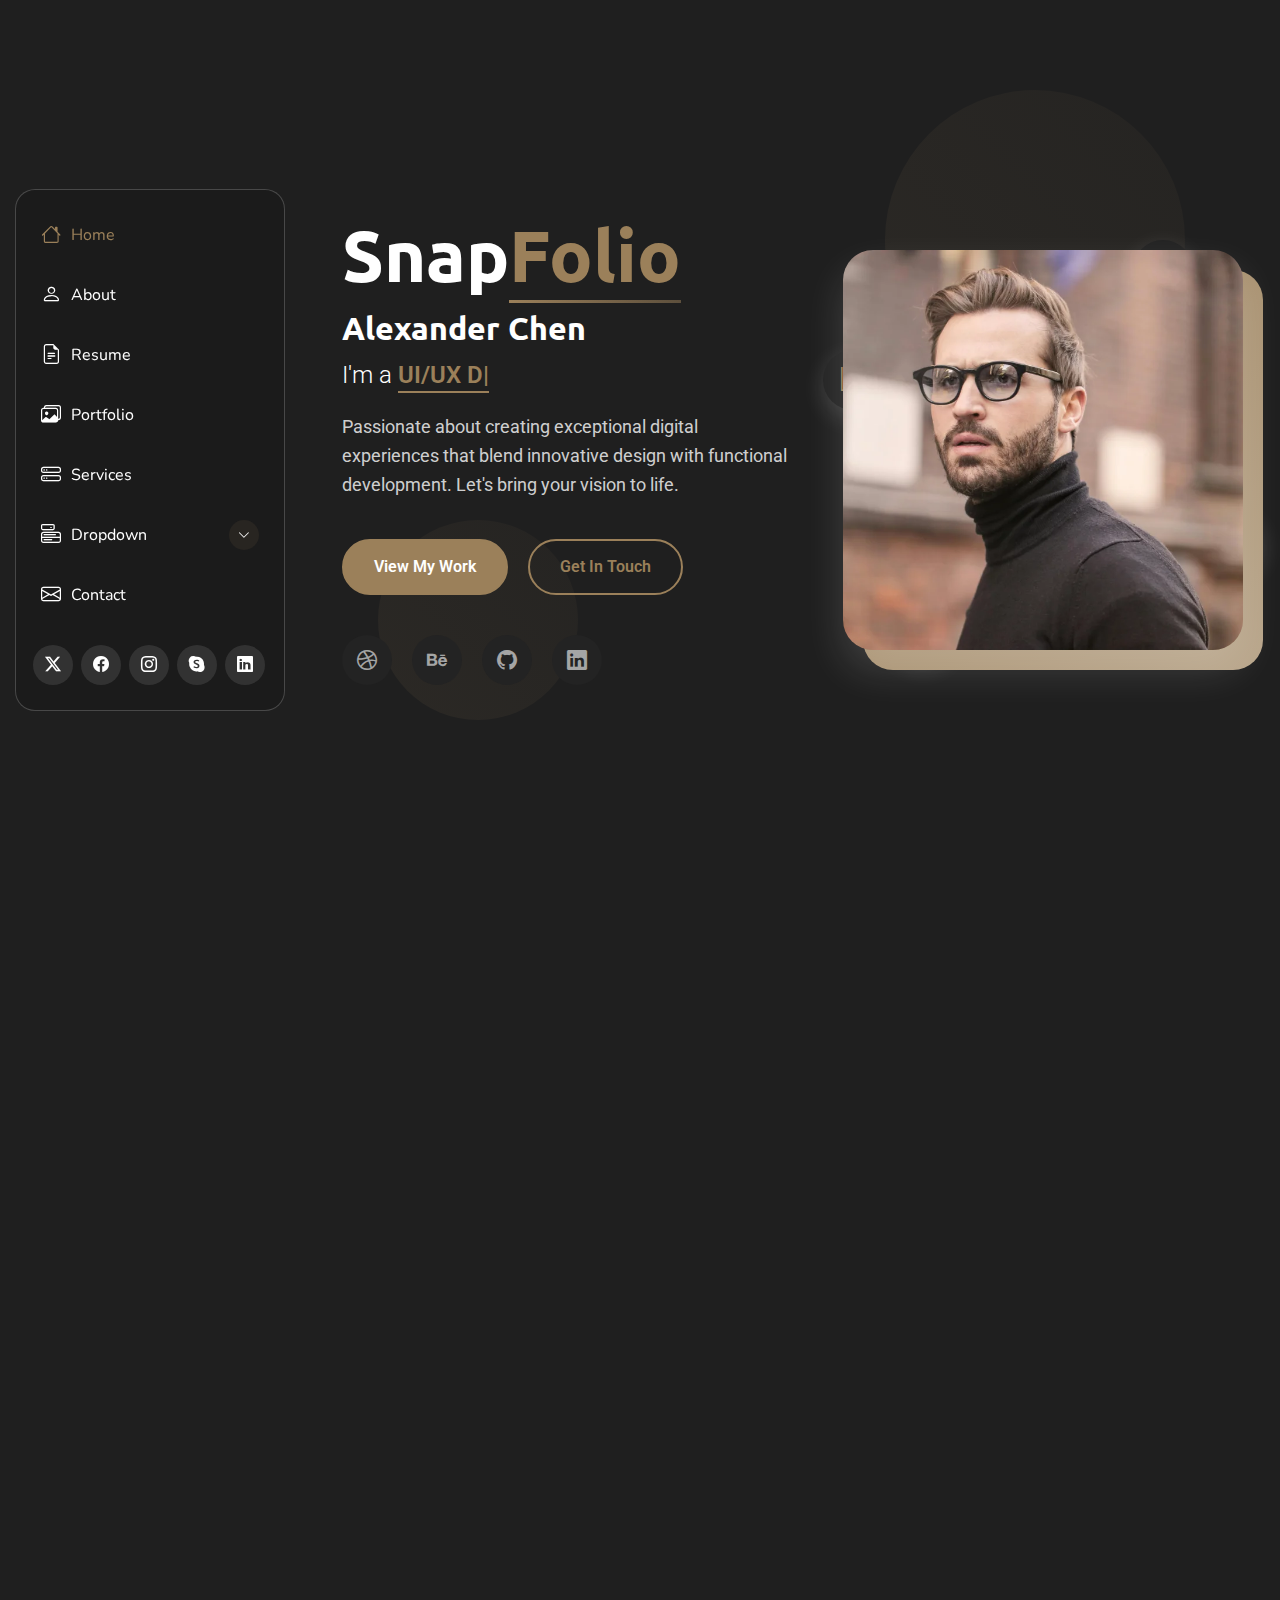
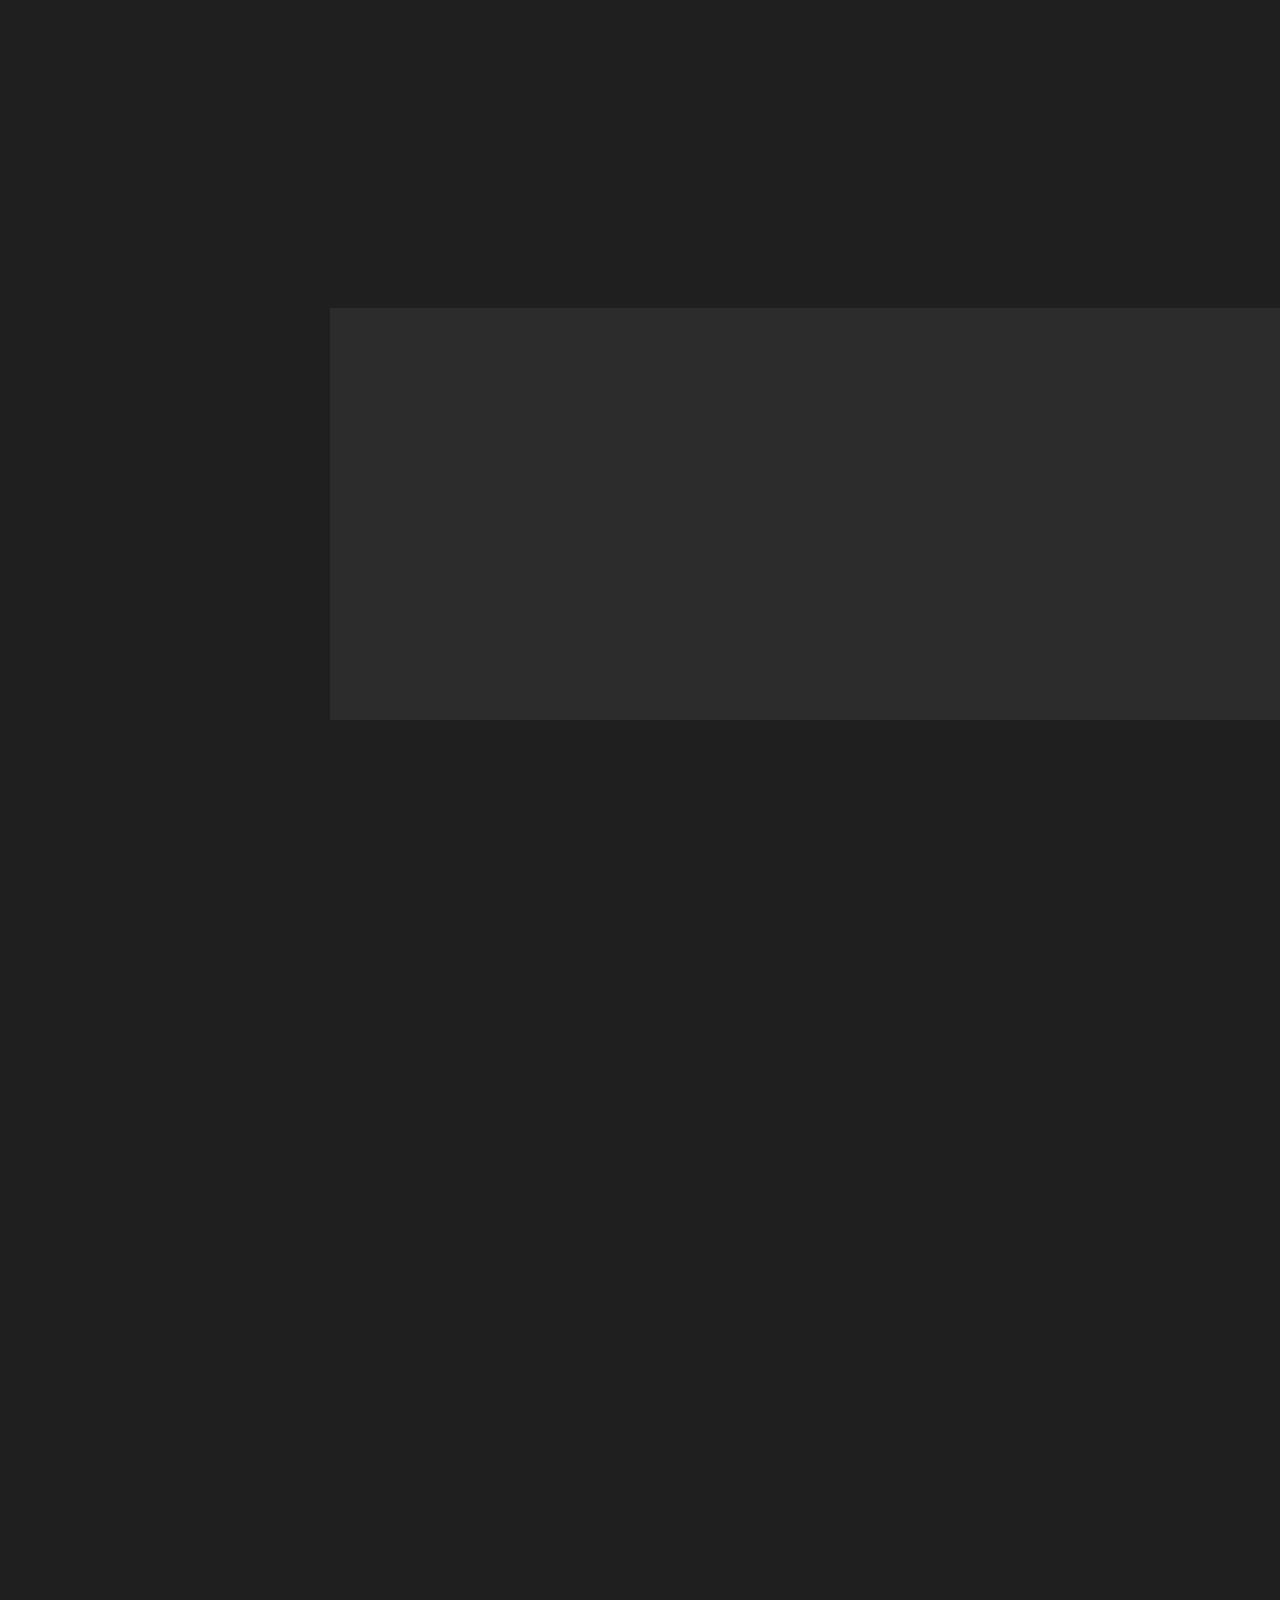
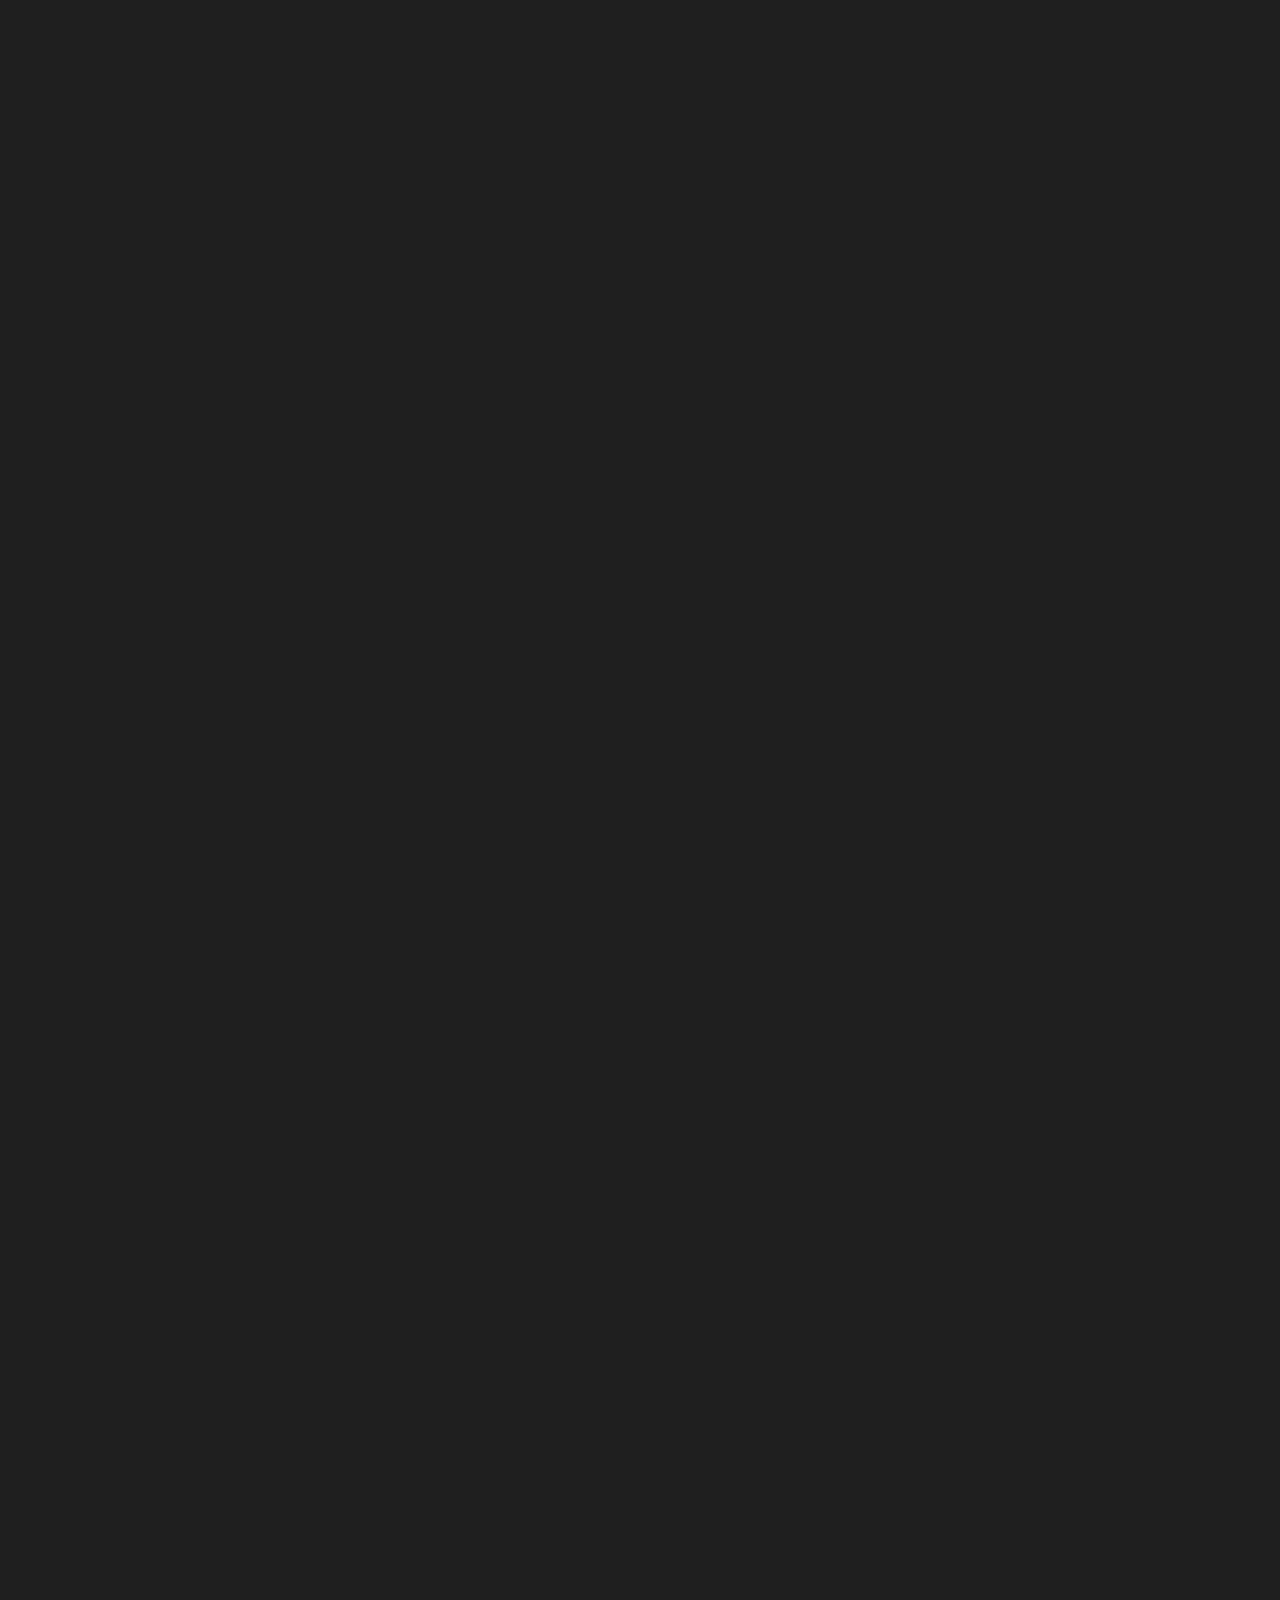
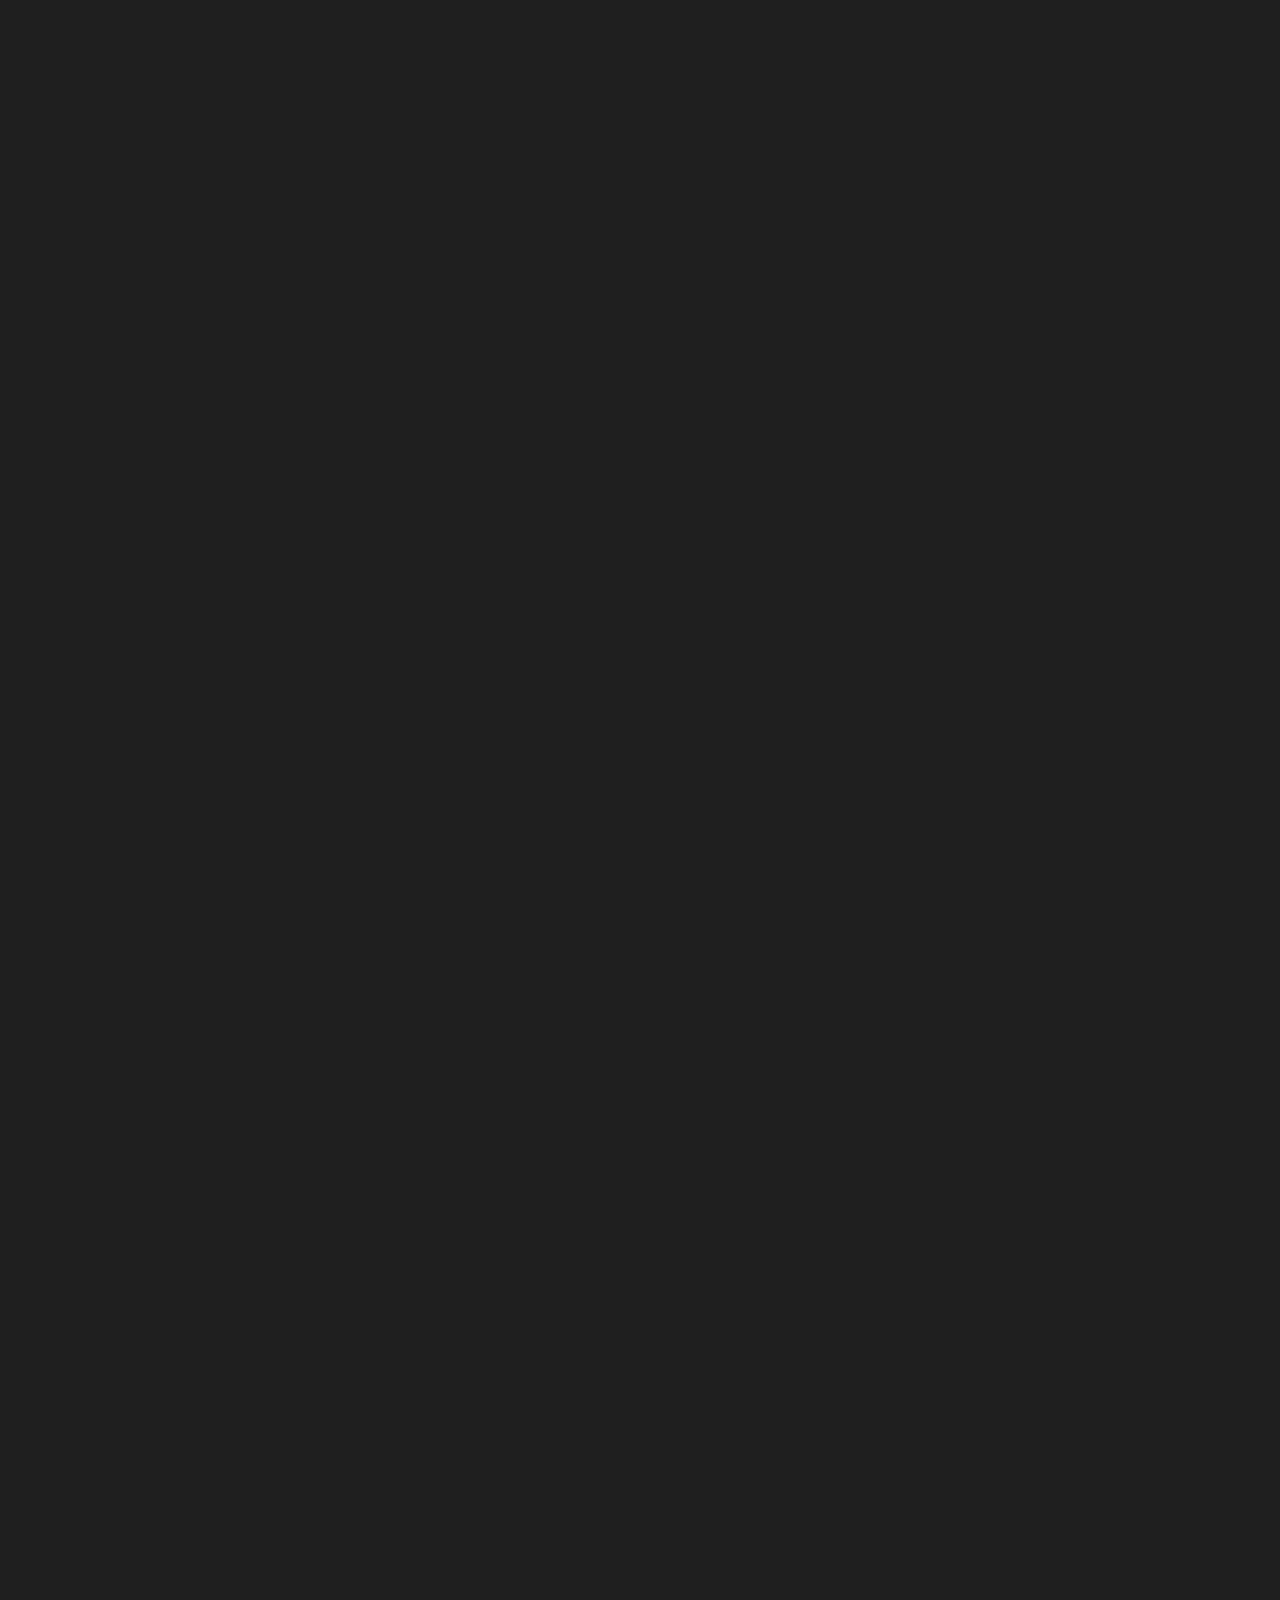
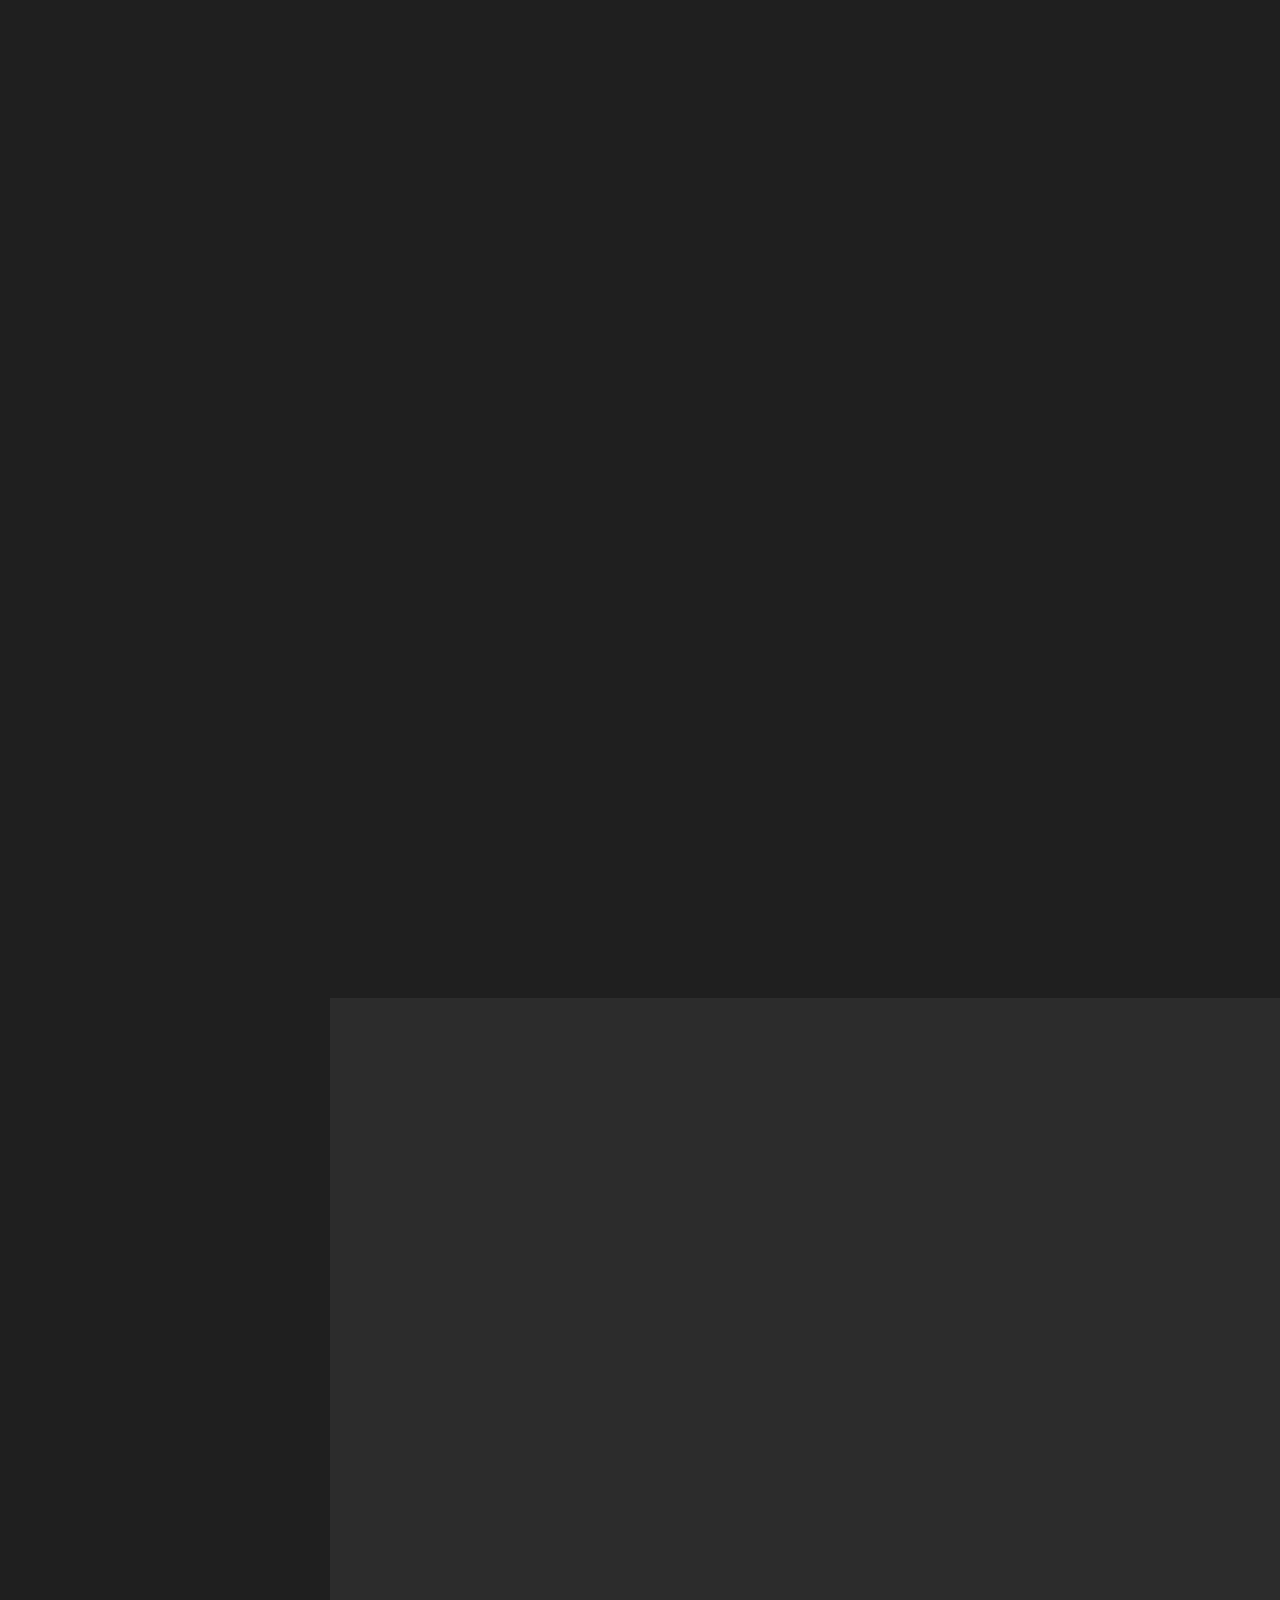
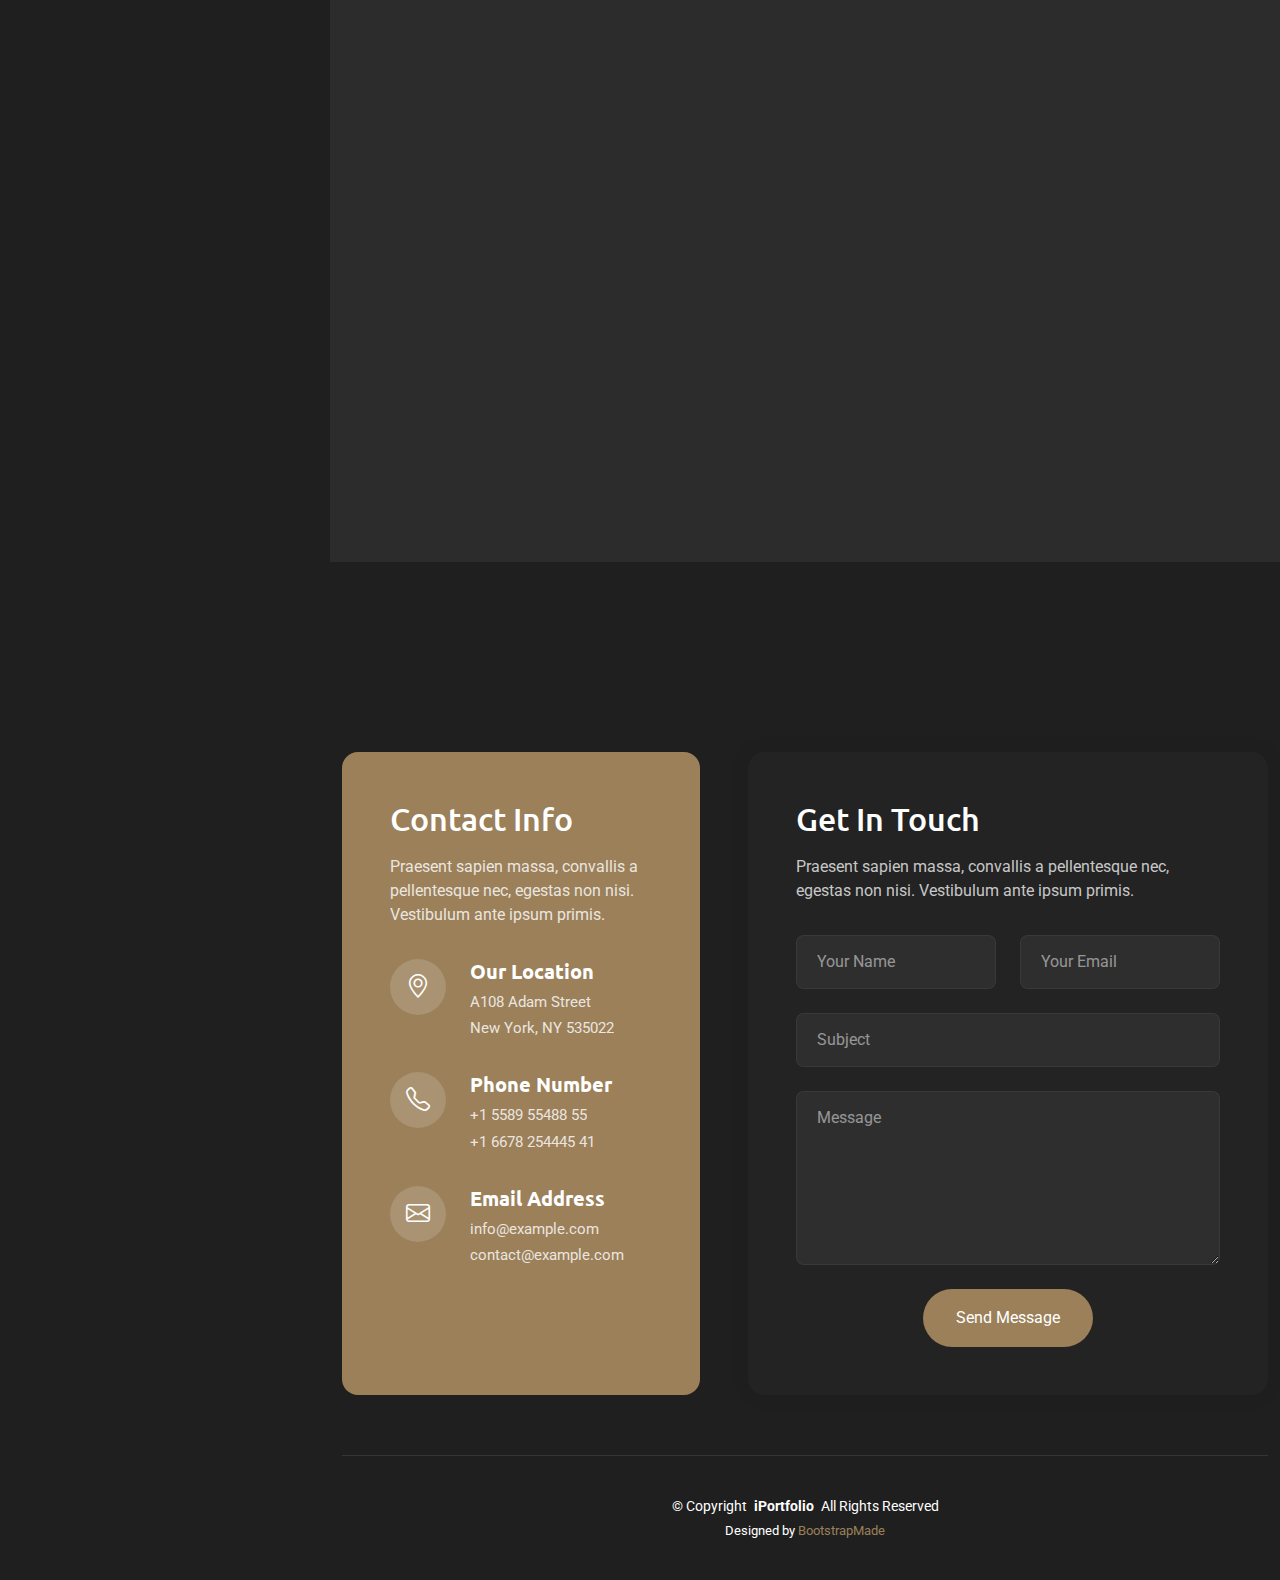
<file: index.html>
<!DOCTYPE html>
<html lang="en">

<head>
  <meta charset="utf-8">
  <meta content="width=device-width, initial-scale=1.0" name="viewport">
  <title>Index - SnapFolio Bootstrap Template</title>
  <meta name="description" content="">
  <meta name="keywords" content="">

  <!-- Favicons -->
  <link href="assets/img/favicon.png" rel="icon">
  <link href="assets/img/apple-touch-icon.png" rel="apple-touch-icon">

  <!-- Fonts -->
  <link href="https://fonts.googleapis.com" rel="preconnect">
  <link href="https://fonts.gstatic.com" rel="preconnect" crossorigin>
  <link href="https://fonts.googleapis.com/css2?family=Roboto:ital,wght@0,100;0,300;0,400;0,500;0,700;0,900;1,100;1,300;1,400;1,500;1,700;1,900&family=Ubuntu:ital,wght@0,300;0,400;0,500;0,700;1,300;1,400;1,500;1,700&family=Nunito:ital,wght@0,200;0,300;0,400;0,500;0,600;0,700;0,800;0,900;1,200;1,300;1,400;1,500;1,600;1,700;1,800;1,900&display=swap" rel="stylesheet">

  <!-- Vendor CSS Files -->
  <link href="assets/vendor/bootstrap/css/bootstrap.min.css" rel="stylesheet">
  <link href="assets/vendor/bootstrap-icons/bootstrap-icons.css" rel="stylesheet">
  <link href="assets/vendor/aos/aos.css" rel="stylesheet">
  <link href="assets/vendor/glightbox/css/glightbox.min.css" rel="stylesheet">
  <link href="assets/vendor/swiper/swiper-bundle.min.css" rel="stylesheet">

  <!-- Main CSS File -->
  <link href="assets/css/main.css" rel="stylesheet">

  <!-- =======================================================
  * Template Name: SnapFolio
  * Template URL: https://bootstrapmade.com/snapfolio-bootstrap-portfolio-template/
  * Updated: Jun 13 2025 with Bootstrap v5.3.6
  * Author: BootstrapMade.com
  * License: https://bootstrapmade.com/license/
  ======================================================== -->
</head>

<body class="index-page">

  <header id="header" class="header dark-background d-flex flex-column justify-content-center">
    <i class="header-toggle d-xl-none bi bi-list"></i>

    <div class="header-container d-flex flex-column align-items-start">
      <nav id="navmenu" class="navmenu">
        <ul>
          <li><a href="#hero" class="active"><i class="bi bi-house navicon"></i>Home</a></li>
          <li><a href="#about"><i class="bi bi-person navicon"></i> About</a></li>
          <li><a href="#resume"><i class="bi bi-file-earmark-text navicon"></i> Resume</a></li>
          <li><a href="#portfolio"><i class="bi bi-images navicon"></i> Portfolio</a></li>
          <li><a href="#services"><i class="bi bi-hdd-stack navicon"></i> Services</a></li>
          <li class="dropdown"><a href="#"><i class="bi bi-menu-button navicon"></i> <span>Dropdown</span> <i class="bi bi-chevron-down toggle-dropdown"></i></a>
            <ul>
              <li><a href="#">Dropdown 1</a></li>
              <li class="dropdown"><a href="#"><span>Deep Dropdown</span> <i class="bi bi-chevron-down toggle-dropdown"></i></a>
                <ul>
                  <li><a href="#">Deep Dropdown 1</a></li>
                  <li><a href="#">Deep Dropdown 2</a></li>
                  <li><a href="#">Deep Dropdown 3</a></li>
                  <li><a href="#">Deep Dropdown 4</a></li>
                  <li><a href="#">Deep Dropdown 5</a></li>
                </ul>
              </li>
              <li><a href="#">Dropdown 2</a></li>
              <li><a href="#">Dropdown 3</a></li>
              <li><a href="#">Dropdown 4</a></li>
            </ul>
          </li>
          <li><a href="#contact"><i class="bi bi-envelope navicon"></i> Contact</a></li>
        </ul>
      </nav>

      <div class="social-links text-center">
        <a href="#" class="twitter"><i class="bi bi-twitter-x"></i></a>
        <a href="#" class="facebook"><i class="bi bi-facebook"></i></a>
        <a href="#" class="instagram"><i class="bi bi-instagram"></i></a>
        <a href="#" class="google-plus"><i class="bi bi-skype"></i></a>
        <a href="#" class="linkedin"><i class="bi bi-linkedin"></i></a>
      </div>

    </div>

  </header>

  <main class="main">

    <!-- Hero Section -->
    <section id="hero" class="hero section">

      <div class="background-elements">
        <div class="bg-circle circle-1"></div>
        <div class="bg-circle circle-2"></div>
      </div>

      <div class="hero-content">

        <div class="container">
          <div class="row align-items-center">

            <div class="col-lg-6" data-aos="fade-right" data-aos-delay="100">
              <div class="hero-text">
                <h1>Snap<span class="accent-text">Folio</span></h1>
                <h2>Alexander Chen</h2>
                <p class="lead">I'm a <span class="typed" data-typed-items="UI/UX Designer, Web Developer, Brand Strategist, Creative Director"></span></p>
                <p class="description">Passionate about creating exceptional digital experiences that blend innovative design with functional development. Let's bring your vision to life.</p>

                <div class="hero-actions">
                  <a href="#portfolio" class="btn btn-primary">View My Work</a>
                  <a href="#contact" class="btn btn-outline">Get In Touch</a>
                </div>

                <div class="social-links">
                  <a href="#"><i class="bi bi-dribbble"></i></a>
                  <a href="#"><i class="bi bi-behance"></i></a>
                  <a href="#"><i class="bi bi-github"></i></a>
                  <a href="#"><i class="bi bi-linkedin"></i></a>
                </div>
              </div>
            </div>

            <div class="col-lg-6" data-aos="fade-left" data-aos-delay="200">
              <div class="hero-visual">
                <div class="profile-container">
                  <div class="profile-background"></div>
                  <img src="assets/img/profile/profile-2.webp" alt="Alexander Chen" class="profile-image">
                  <div class="floating-elements">
                    <div class="floating-icon icon-1"><i class="bi bi-palette"></i></div>
                    <div class="floating-icon icon-2"><i class="bi bi-code-slash"></i></div>
                    <div class="floating-icon icon-3"><i class="bi bi-lightbulb"></i></div>
                    <div class="floating-icon icon-4"><i class="bi bi-graph-up"></i></div>
                  </div>
                </div>
              </div>
            </div>

          </div>
        </div>
      </div>

    </section><!-- /Hero Section -->

    <!-- About Section -->
    <section id="about" class="about section">

      <div class="container" data-aos="fade-up" data-aos-delay="100">

        <div class="row">
          <div class="col-lg-5" data-aos="zoom-in" data-aos-delay="200">
            <div class="profile-card">
              <div class="profile-header">
                <div class="profile-image">
                  <img src="assets/img/profile/profile-square-3.webp" alt="Profile Image" class="img-fluid">
                </div>
                <div class="profile-badge">
                  <i class="bi bi-check-circle-fill"></i>
                </div>
              </div>

              <div class="profile-content">
                <h3>Marcus Thompson</h3>
                <p class="profession">Creative Director &amp; Developer</p>

                <div class="contact-links">
                  <a href="mailto:marcus@example.com" class="contact-item">
                    <i class="bi bi-envelope"></i>
                    marcus@example.com
                  </a>
                  <a href="tel:+15551234567" class="contact-item">
                    <i class="bi bi-telephone"></i>
                    +1 (555) 123-4567
                  </a>
                  <a href="#" class="contact-item">
                    <i class="bi bi-geo-alt"></i>
                    San Francisco, CA
                  </a>
                </div>
              </div>
            </div>
          </div>

          <div class="col-lg-7" data-aos="fade-left" data-aos-delay="300">
            <div class="about-content">
              <div class="section-header">
                <span class="badge-text">Get to Know Me</span>
                <h2>Passionate About Creating Digital Experiences</h2>
              </div>

              <div class="description">
                <p>Sed ut perspiciatis unde omnis iste natus error sit voluptatem accusantium doloremque laudantium, totam rem aperiam, eaque ipsa quae ab illo inventore veritatis et quasi architecto beatae vitae dicta sunt explicabo.</p>

                <p>Ut enim ad minima veniam, quis nostrum exercitationem ullam corporis suscipit laboriosam, nisi ut aliquid ex ea commodi consequatur.</p>
              </div>

              <div class="stats-grid">
                <div class="stat-item">
                  <div class="stat-number">150+</div>
                  <div class="stat-label">Projects Completed</div>
                </div>
                <div class="stat-item">
                  <div class="stat-number">5+</div>
                  <div class="stat-label">Years Experience</div>
                </div>
                <div class="stat-item">
                  <div class="stat-number">98%</div>
                  <div class="stat-label">Client Satisfaction</div>
                </div>
              </div>

              <div class="details-grid">
                <div class="detail-row">
                  <div class="detail-item">
                    <span class="detail-label">Specialization</span>
                    <span class="detail-value">UI/UX Design &amp; Development</span>
                  </div>
                  <div class="detail-item">
                    <span class="detail-label">Experience Level</span>
                    <span class="detail-value">Senior Professional</span>
                  </div>
                </div>
                <div class="detail-row">
                  <div class="detail-item">
                    <span class="detail-label">Education</span>
                    <span class="detail-value">Computer Science, MIT</span>
                  </div>
                  <div class="detail-item">
                    <span class="detail-label">Languages</span>
                    <span class="detail-value">English, Spanish, French</span>
                  </div>
                </div>
              </div>

              <div class="cta-section">
                <a href="#" class="btn btn-primary">
                  <i class="bi bi-download"></i>
                  Download Resume
                </a>
                <a href="#" class="btn btn-outline">
                  <i class="bi bi-chat-dots"></i>
                  Let's Talk
                </a>
              </div>
            </div>
          </div>
        </div>

      </div>

    </section><!-- /About Section -->

    <!-- Stats Section -->
    <section id="stats" class="stats section light-background">

      <div class="container" data-aos="fade-up" data-aos-delay="100">

        <div class="row justify-content-center">
          <div class="col-lg-10">
            <div class="stats-wrapper">
              <div class="stats-item" data-aos="zoom-in" data-aos-delay="150">
                <div class="icon-wrapper">
                  <i class="bi bi-emoji-smile"></i>
                </div>
                <span data-purecounter-start="0" data-purecounter-end="232" data-purecounter-duration="1" class="purecounter"></span>
                <p>Happy Clients</p>
              </div><!-- End Stats Item -->

              <div class="stats-item" data-aos="zoom-in" data-aos-delay="200">
                <div class="icon-wrapper">
                  <i class="bi bi-journal-richtext"></i>
                </div>
                <span data-purecounter-start="0" data-purecounter-end="521" data-purecounter-duration="1" class="purecounter"></span>
                <p>Projects</p>
              </div><!-- End Stats Item -->

              <div class="stats-item" data-aos="zoom-in" data-aos-delay="250">
                <div class="icon-wrapper">
                  <i class="bi bi-headset"></i>
                </div>
                <span data-purecounter-start="0" data-purecounter-end="1463" data-purecounter-duration="1" class="purecounter"></span>
                <p>Hours Of Support</p>
              </div><!-- End Stats Item -->

              <div class="stats-item" data-aos="zoom-in" data-aos-delay="300">
                <div class="icon-wrapper">
                  <i class="bi bi-people"></i>
                </div>
                <span data-purecounter-start="0" data-purecounter-end="15" data-purecounter-duration="1" class="purecounter"></span>
                <p>Hard Workers</p>
              </div><!-- End Stats Item -->
            </div>
          </div>
        </div>

      </div>

    </section><!-- /Stats Section -->

    <!-- Skills Section -->
    <section id="skills" class="skills section">

      <!-- Section Title -->
      <div class="container section-title" data-aos="fade-up">
        <h2>Skills</h2>
        <p>Necessitatibus eius consequatur ex aliquid fuga eum quidem sint consectetur velit</p>
      </div><!-- End Section Title -->

      <div class="container" data-aos="fade-up" data-aos-delay="100">

        <div class="row">
          <div class="col-lg-6">
            <div class="skills-category" data-aos="fade-up" data-aos-delay="200">
              <h3>Front-end Development</h3>
              <div class="skills-animation">
                <div class="skill-item">
                  <div class="d-flex justify-content-between align-items-center">
                    <h4>HTML/CSS</h4>
                    <span class="skill-percentage">95%</span>
                  </div>
                  <div class="progress">
                    <div class="progress-bar" role="progressbar" aria-valuenow="95" aria-valuemin="0" aria-valuemax="100"></div>
                  </div>
                  <div class="skill-tooltip">Expert level knowledge of semantic HTML5 and modern CSS3 techniques</div>
                </div>

                <div class="skill-item">
                  <div class="d-flex justify-content-between align-items-center">
                    <h4>JavaScript</h4>
                    <span class="skill-percentage">85%</span>
                  </div>
                  <div class="progress">
                    <div class="progress-bar" role="progressbar" aria-valuenow="85" aria-valuemin="0" aria-valuemax="100"></div>
                  </div>
                  <div class="skill-tooltip">Strong proficiency in ES6+, DOM manipulation, and modern frameworks</div>
                </div>

                <div class="skill-item">
                  <div class="d-flex justify-content-between align-items-center">
                    <h4>React</h4>
                    <span class="skill-percentage">80%</span>
                  </div>
                  <div class="progress">
                    <div class="progress-bar" role="progressbar" aria-valuenow="80" aria-valuemin="0" aria-valuemax="100"></div>
                  </div>
                  <div class="skill-tooltip">Experience with React hooks, state management, and component architecture</div>
                </div>
              </div>
            </div><!-- End Frontend Skills -->
          </div>

          <div class="col-lg-6">
            <div class="skills-category" data-aos="fade-up" data-aos-delay="300">
              <h3>Back-end Development</h3>
              <div class="skills-animation">
                <div class="skill-item">
                  <div class="d-flex justify-content-between align-items-center">
                    <h4>Node.js</h4>
                    <span class="skill-percentage">75%</span>
                  </div>
                  <div class="progress">
                    <div class="progress-bar" role="progressbar" aria-valuenow="75" aria-valuemin="0" aria-valuemax="100"></div>
                  </div>
                  <div class="skill-tooltip">Server-side JavaScript development with Express and REST APIs</div>
                </div>

                <div class="skill-item">
                  <div class="d-flex justify-content-between align-items-center">
                    <h4>Python</h4>
                    <span class="skill-percentage">70%</span>
                  </div>
                  <div class="progress">
                    <div class="progress-bar" role="progressbar" aria-valuenow="70" aria-valuemin="0" aria-valuemax="100"></div>
                  </div>
                  <div class="skill-tooltip">Python development with Django and data analysis tools</div>
                </div>

                <div class="skill-item">
                  <div class="d-flex justify-content-between align-items-center">
                    <h4>SQL</h4>
                    <span class="skill-percentage">65%</span>
                  </div>
                  <div class="progress">
                    <div class="progress-bar" role="progressbar" aria-valuenow="65" aria-valuemin="0" aria-valuemax="100"></div>
                  </div>
                  <div class="skill-tooltip">Database design, optimization, and complex queries</div>
                </div>
              </div>
            </div><!-- End Backend Skills -->
          </div>
        </div>

      </div>

    </section><!-- /Skills Section -->

    <!-- Resume Section -->
    <section id="resume" class="resume section">

      <!-- Section Title -->
      <div class="container section-title" data-aos="fade-up">
        <h2>Resume</h2>
        <p>Magnam dolores commodi suscipit. Necessitatibus eius consequatur ex aliquid fuga eum quidem. Sit sint consectetur velit. Quisquam quos quisquam cupiditate. Et nemo qui impedit suscipit alias ea. Quia fugiat sit in iste officiis commodi quidem hic quas.</p>
      </div><!-- End Section Title -->

      <div class="container" data-aos="fade-up" data-aos-delay="100">

        <div class="row gy-4">
          <!-- Left column with summary and contact -->
          <div class="col-lg-4">
            <div class="resume-side" data-aos="fade-right" data-aos-delay="100">
              <div class="profile-img mb-4">
                <img src="assets/img/profile/profile-square-2.webp" alt="Profile" class="img-fluid rounded">
              </div>

              <h3>Professional Summary</h3>
              <p>Driven software architect with expertise in developing scalable, high-performance enterprise solutions. Passionate about leveraging cutting-edge technologies to solve complex business challenges.</p>

              <h3 class="mt-4">Contact Information</h3>
              <ul class="contact-info list-unstyled">
                <li><i class="bi bi-geo-alt"></i> 742 Evergreen Terrace, Springfield, MA 02101</li>
                <li><i class="bi bi-envelope"></i> contact@example.com</li>
                <li><i class="bi bi-phone"></i> +1 (555) 123-4567</li>
                <li><i class="bi bi-linkedin"></i> linkedin.com/in/example</li>
              </ul>

              <div class="skills-animation mt-4">
                <h3>Technical Skills</h3>
                <div class="skill-item">
                  <div class="d-flex justify-content-between">
                    <span>Web Development</span>
                    <span>95%</span>
                  </div>
                  <div class="progress">
                    <div class="progress-bar" role="progressbar" aria-valuenow="95" aria-valuemin="0" aria-valuemax="100"></div>
                  </div>
                </div>

                <div class="skill-item">
                  <div class="d-flex justify-content-between">
                    <span>UI/UX Design</span>
                    <span>85%</span>
                  </div>
                  <div class="progress">
                    <div class="progress-bar" role="progressbar" aria-valuenow="85" aria-valuemin="0" aria-valuemax="100"></div>
                  </div>
                </div>

                <div class="skill-item">
                  <div class="d-flex justify-content-between">
                    <span>Cloud Architecture</span>
                    <span>90%</span>
                  </div>
                  <div class="progress">
                    <div class="progress-bar" role="progressbar" aria-valuenow="90" aria-valuemin="0" aria-valuemax="100"></div>
                  </div>
                </div>

                <div class="skill-item">
                  <div class="d-flex justify-content-between">
                    <span>Project Management</span>
                    <span>80%</span>
                  </div>
                  <div class="progress">
                    <div class="progress-bar" role="progressbar" aria-valuenow="80" aria-valuemin="0" aria-valuemax="100"></div>
                  </div>
                </div>
              </div>
            </div>
          </div>

          <!-- Right column with experience and education -->
          <div class="col-lg-8 ps-4 ps-lg-5">
            <!-- Experience Section -->
            <div class="resume-section" data-aos="fade-up">
              <h3><i class="bi bi-briefcase me-2"></i>Professional Experience</h3>

              <div class="resume-item">
                <h4>Senior Software Architect</h4>
                <h5>2022 - Present</h5>
                <p class="company"><i class="bi bi-building"></i> Tech Innovations Inc.</p>
                <ul>
                  <li>Lead the architectural design and implementation of enterprise-scale applications</li>
                  <li>Mentor team of 12 developers and establish technical best practices</li>
                  <li>Drive adoption of microservices architecture and cloud-native solutions</li>
                  <li>Reduce system downtime by 75% through improved architecture and monitoring</li>
                </ul>
              </div>

              <div class="resume-item">
                <h4>Lead Developer</h4>
                <h5>2019 - 2022</h5>
                <p class="company"><i class="bi bi-building"></i> Digital Solutions Corp.</p>
                <ul>
                  <li>Spearheaded development of company's flagship product reaching 1M+ users</li>
                  <li>Implemented CI/CD pipeline reducing deployment time by 60%</li>
                  <li>Managed team of 8 developers across multiple projects</li>
                  <li>Increased code test coverage from 45% to 90%</li>
                </ul>
              </div>
            </div>

            <!-- Education Section -->
            <div class="resume-section" data-aos="fade-up" data-aos-delay="100">
              <h3><i class="bi bi-mortarboard me-2"></i>Education</h3>

              <div class="resume-item">
                <h4>Master of Science in Computer Science</h4>
                <h5>2017 - 2019</h5>
                <p class="company"><i class="bi bi-building"></i> Stanford University</p>
                <p>Specialized in Artificial Intelligence and Machine Learning. Graduated with honors.</p>
              </div>

              <div class="resume-item">
                <h4>Bachelor of Science in Software Engineering</h4>
                <h5>2013 - 2017</h5>
                <p class="company"><i class="bi bi-building"></i> MIT</p>
                <p>Dean's List all semesters. Led university's coding club.</p>
              </div>
            </div>

            <!-- Certifications Section -->
            <div class="resume-section" data-aos="fade-up" data-aos-delay="200">
              <h3><i class="bi bi-award me-2"></i>Certifications</h3>

              <div class="resume-item">
                <h4>AWS Certified Solutions Architect - Professional</h4>
                <h5>2023</h5>
              </div>

              <div class="resume-item">
                <h4>Google Cloud Professional Architect</h4>
                <h5>2022</h5>
              </div>
            </div>
          </div>
        </div>

      </div>

    </section><!-- /Resume Section -->

    <!-- Portfolio Section -->
    <section id="portfolio" class="portfolio section">

      <!-- Section Title -->
      <div class="container section-title" data-aos="fade-up">
        <h2>Portfolio</h2>
        <p>Magnam dolores commodi suscipit. Necessitatibus eius consequatur ex aliquid fuga eum quidem. Sit sint consectetur velit. Quisquam quos quisquam cupiditate. Et nemo qui impedit suscipit alias ea. Quia fugiat sit in iste officiis commodi quidem hic quas.</p>
      </div><!-- End Section Title -->

      <div class="container" data-aos="fade-up" data-aos-delay="100">

        <div class="isotope-layout" data-default-filter="*" data-layout="masonry" data-sort="original-order">

          <div class="row">
            <div class="col-lg-3 filter-sidebar">
              <div class="filters-wrapper" data-aos="fade-right" data-aos-delay="150">
                <ul class="portfolio-filters isotope-filters">
                  <li data-filter="*" class="filter-active">All Projects</li>
                  <li data-filter=".filter-photography">Photography</li>
                  <li data-filter=".filter-design">Design</li>
                  <li data-filter=".filter-automotive">Automotive</li>
                  <li data-filter=".filter-nature">Nature</li>
                </ul>
              </div>
            </div>

            <div class="col-lg-9">
              <div class="row gy-4 portfolio-container isotope-container" data-aos="fade-up" data-aos-delay="200">

                <div class="col-lg-6 col-md-6 portfolio-item isotope-item filter-photography">
                  <div class="portfolio-wrap">
                    <img src="assets/img/portfolio/portfolio-portrait-1.webp" class="img-fluid" alt="Portfolio Image" loading="lazy">
                    <div class="portfolio-info">
                      <div class="content">
                        <span class="category">Photography</span>
                        <h4>Capturing Moments</h4>
                        <div class="portfolio-links">
                          <a href="assets/img/portfolio/portfolio-portrait-1.webp" class="glightbox" title="Capturing Moments"><i class="bi bi-plus-lg"></i></a>
                          <a href="portfolio-details.html" title="More Details"><i class="bi bi-arrow-right"></i></a>
                        </div>
                      </div>
                    </div>
                  </div>
                </div><!-- End Portfolio Item -->

                <div class="col-lg-6 col-md-6 portfolio-item isotope-item filter-design">
                  <div class="portfolio-wrap">
                    <img src="assets/img/portfolio/portfolio-2.webp" class="img-fluid" alt="Portfolio Image" loading="lazy">
                    <div class="portfolio-info">
                      <div class="content">
                        <span class="category">Web Design</span>
                        <h4>Woodcraft Design</h4>
                        <div class="portfolio-links">
                          <a href="assets/img/portfolio/portfolio-2.webp" class="glightbox" title="Woodcraft Design"><i class="bi bi-plus-lg"></i></a>
                          <a href="portfolio-details.html" title="More Details"><i class="bi bi-arrow-right"></i></a>
                        </div>
                      </div>
                    </div>
                  </div>
                </div><!-- End Portfolio Item -->

                <div class="col-lg-6 col-md-6 portfolio-item isotope-item filter-automotive">
                  <div class="portfolio-wrap">
                    <img src="assets/img/portfolio/portfolio-portrait-2.webp" class="img-fluid" alt="Portfolio Image" loading="lazy">
                    <div class="portfolio-info">
                      <div class="content">
                        <span class="category">Automotive</span>
                        <h4>Classic Beauty</h4>
                        <div class="portfolio-links">
                          <a href="assets/img/portfolio/portfolio-portrait-2.webp" class="glightbox" title="Classic Beauty"><i class="bi bi-plus-lg"></i></a>
                          <a href="portfolio-details.html" title="More Details"><i class="bi bi-arrow-right"></i></a>
                        </div>
                      </div>
                    </div>
                  </div>
                </div><!-- End Portfolio Item -->

                <div class="col-lg-6 col-md-6 portfolio-item isotope-item filter-nature">
                  <div class="portfolio-wrap">
                    <img src="assets/img/portfolio/portfolio-portrait-4.webp" class="img-fluid" alt="Portfolio Image" loading="lazy">
                    <div class="portfolio-info">
                      <div class="content">
                        <span class="category">Nature</span>
                        <h4>Natural Growth</h4>
                        <div class="portfolio-links">
                          <a href="assets/img/portfolio/portfolio-portrait-4.webp" class="glightbox" title="Natural Growth"><i class="bi bi-plus-lg"></i></a>
                          <a href="portfolio-details.html" title="More Details"><i class="bi bi-arrow-right"></i></a>
                        </div>
                      </div>
                    </div>
                  </div>
                </div><!-- End Portfolio Item -->

                <div class="col-lg-6 col-md-6 portfolio-item isotope-item filter-photography">
                  <div class="portfolio-wrap">
                    <img src="assets/img/portfolio/portfolio-5.webp" class="img-fluid" alt="Portfolio Image" loading="lazy">
                    <div class="portfolio-info">
                      <div class="content">
                        <span class="category">Photography</span>
                        <h4>Urban Stories</h4>
                        <div class="portfolio-links">
                          <a href="assets/img/portfolio/portfolio-5.webp" class="glightbox" title="Urban Stories"><i class="bi bi-plus-lg"></i></a>
                          <a href="portfolio-details.html" title="More Details"><i class="bi bi-arrow-right"></i></a>
                        </div>
                      </div>
                    </div>
                  </div>
                </div><!-- End Portfolio Item -->

                <div class="col-lg-6 col-md-6 portfolio-item isotope-item filter-design">
                  <div class="portfolio-wrap">
                    <img src="assets/img/portfolio/portfolio-6.webp" class="img-fluid" alt="Portfolio Image" loading="lazy">
                    <div class="portfolio-info">
                      <div class="content">
                        <span class="category">Web Design</span>
                        <h4>Digital Experience</h4>
                        <div class="portfolio-links">
                          <a href="assets/img/portfolio/portfolio-6.webp" class="glightbox" title="Digital Experience"><i class="bi bi-plus-lg"></i></a>
                          <a href="portfolio-details.html" title="More Details"><i class="bi bi-arrow-right"></i></a>
                        </div>
                      </div>
                    </div>
                  </div>
                </div><!-- End Portfolio Item -->

              </div><!-- End Portfolio Container -->
            </div>
          </div>

        </div>

      </div>

    </section><!-- /Portfolio Section -->

    <!-- Services Section -->
    <section id="services" class="services section">

      <!-- Section Title -->
      <div class="container section-title" data-aos="fade-up">
        <h2>Services</h2>
        <p>Necessitatibus eius consequatur ex aliquid fuga eum quidem sint consectetur velit</p>
      </div><!-- End Section Title -->

      <div class="container" data-aos="fade-up" data-aos-delay="100">

        <div class="service-header">
          <div class="row align-items-center">
            <div class="col-lg-8 col-md-12">
              <div class="service-intro">
                <h2 class="service-heading">
                  <div>Innovative business</div>
                  <div><span>performance solutions</span></div>
                </h2>
              </div>
            </div>
            <div class="col-lg-4 col-md-12">
              <div class="service-summary">
                <p>
                  We integrate forward-thinking strategies, creative approaches, and state-of-the-art technologies to deliver exceptional customer experiences that drive growth and engage target markets.
                </p>
                <a href="services.html" class="service-btn">
                  View All Services
                  <i class="bi bi-arrow-right"></i>
                </a>
              </div>
            </div>
          </div>
        </div>

        <div class="row justify-content-center">
          <div class="col-lg-4 col-md-6" data-aos="fade-up" data-aos-delay="100">
            <div class="service-card position-relative z-1">
              <div class="service-icon">
                <i class="bi bi-palette"></i>
              </div>
              <a href="service-details.html" class="card-action d-flex align-items-center justify-content-center rounded-circle">
                <i class="bi bi-arrow-up-right"></i>
              </a>
              <h3>
                <a href="service-details.html">
                  Creative <span>branding</span>
                </a>
              </h3>
              <p>
                Nulla facilisi. Maecenas eget magna neque. Suspendisse potenti. Curabitur eleifend nisi non magna vulputate, vel condimentum libero tempus. Proin consectetur feugiat diam.
              </p>
            </div>
          </div>
          <div class="col-lg-4 col-md-6" data-aos="fade-up" data-aos-delay="200">
            <div class="service-card position-relative z-1">
              <div class="service-icon">
                <i class="bi bi-gem"></i>
              </div>
              <a href="service-details.html" class="card-action d-flex align-items-center justify-content-center rounded-circle">
                <i class="bi bi-arrow-up-right"></i>
              </a>
              <h3>
                <a href="service-details.html">
                  Design <span>systems</span>
                </a>
              </h3>
              <p>
                Praesent euismod varius tellus, vel bibendum nunc interdum at. Donec vehicula diam vel metus venenatis convallis. Aliquam erat volutpat. Etiam viverra magna sit amet.
              </p>
            </div>
          </div>
          <div class="col-lg-4 col-md-6" data-aos="fade-up" data-aos-delay="300">
            <div class="service-card position-relative z-1">
              <div class="service-icon">
                <i class="bi bi-megaphone"></i>
              </div>
              <a href="service-details.html" class="card-action d-flex align-items-center justify-content-center rounded-circle">
                <i class="bi bi-arrow-up-right"></i>
              </a>
              <h3>
                <a href="service-details.html">
                  Marketing <span>strategies</span>
                </a>
              </h3>
              <p>
                Vivamus tempor velit id magna dictum, sed fermentum nisi faucibus. Integer nec pretium sapien. Fusce tincidunt ligula et purus consequat, ac pellentesque nulla eleifend.
              </p>
            </div>
          </div>
          <div class="col-lg-4 col-md-6" data-aos="fade-up" data-aos-delay="100">
            <div class="service-card position-relative z-1">
              <div class="service-icon">
                <i class="bi bi-code-slash"></i>
              </div>
              <a href="service-details.html" class="card-action d-flex align-items-center justify-content-center rounded-circle">
                <i class="bi bi-arrow-up-right"></i>
              </a>
              <h3>
                <a href="service-details.html">
                  Digital <span>platforms</span>
                </a>
              </h3>
              <p>
                Cras fermentum odio eu feugiat malesuada. Vestibulum ante ipsum primis in faucibus orci luctus et accumsan cursus. Morbi placerat nulla vel nunc viverra accumsan.
              </p>
            </div>
          </div>
          <div class="col-lg-4 col-md-6" data-aos="fade-up" data-aos-delay="200">
            <div class="service-card position-relative z-1">
              <div class="service-icon">
                <i class="bi bi-graph-up"></i>
              </div>
              <a href="service-details.html" class="card-action d-flex align-items-center justify-content-center rounded-circle">
                <i class="bi bi-arrow-up-right"></i>
              </a>
              <h3>
                <a href="service-details.html">
                  Growth <span>acceleration</span>
                </a>
              </h3>
              <p>
                Aenean vel augue vel nisi bibendum posuere. Phasellus in lacus quis urna sodales dignissim. Duis aliquam libero eget risus facilisis. Quisque eget libero vel nisl fringilla.
              </p>
            </div>
          </div>
          <div class="col-lg-4 col-md-6" data-aos="fade-up" data-aos-delay="300">
            <div class="service-card position-relative z-1">
              <div class="service-icon">
                <i class="bi bi-camera-video"></i>
              </div>
              <a href="service-details.html" class="card-action d-flex align-items-center justify-content-center rounded-circle">
                <i class="bi bi-arrow-up-right"></i>
              </a>
              <h3>
                <a href="service-details.html">
                  Media <span>solutions</span>
                </a>
              </h3>
              <p>
                Etiam efficitur lacus in diam finibus, nec ultrices est sagittis. Maecenas elementum magna sed risus faucibus, nec commodo purus facilisis. Vestibulum accumsan magna.
              </p>
            </div>
          </div>
        </div>

      </div>

    </section><!-- /Services Section -->

    <!-- Testimonials Section -->
    <section id="testimonials" class="testimonials section light-background">

      <!-- Section Title -->
      <div class="container section-title" data-aos="fade-up">
        <h2>Testimonials</h2>
        <p>Necessitatibus eius consequatur ex aliquid fuga eum quidem sint consectetur velit</p>
      </div><!-- End Section Title -->

      <div class="container">

        <div class="testimonial-masonry">

          <div class="testimonial-item" data-aos="fade-up">
            <div class="testimonial-content">
              <div class="quote-pattern">
                <i class="bi bi-quote"></i>
              </div>
              <p>Implementing innovative strategies has revolutionized our approach to market challenges and competitive positioning.</p>
              <div class="client-info">
                <div class="client-image">
                  <img src="assets/img/person/person-f-7.webp" alt="Client">
                </div>
                <div class="client-details">
                  <h3>Rachel Bennett</h3>
                  <span class="position">Strategy Director</span>
                </div>
              </div>
            </div>
          </div>

          <div class="testimonial-item highlight" data-aos="fade-up" data-aos-delay="100">
            <div class="testimonial-content">
              <div class="quote-pattern">
                <i class="bi bi-quote"></i>
              </div>
              <p>Exceptional service delivery and innovative solutions have transformed our business operations, leading to remarkable growth and enhanced customer satisfaction across all touchpoints.</p>
              <div class="client-info">
                <div class="client-image">
                  <img src="assets/img/person/person-m-7.webp" alt="Client">
                </div>
                <div class="client-details">
                  <h3>Daniel Morgan</h3>
                  <span class="position">Chief Innovation Officer</span>
                </div>
              </div>
            </div>
          </div>

          <div class="testimonial-item" data-aos="fade-up" data-aos-delay="200">
            <div class="testimonial-content">
              <div class="quote-pattern">
                <i class="bi bi-quote"></i>
              </div>
              <p>Strategic partnership has enabled seamless digital transformation and operational excellence.</p>
              <div class="client-info">
                <div class="client-image">
                  <img src="assets/img/person/person-f-8.webp" alt="Client">
                </div>
                <div class="client-details">
                  <h3>Emma Thompson</h3>
                  <span class="position">Digital Lead</span>
                </div>
              </div>
            </div>
          </div>

          <div class="testimonial-item" data-aos="fade-up" data-aos-delay="300">
            <div class="testimonial-content">
              <div class="quote-pattern">
                <i class="bi bi-quote"></i>
              </div>
              <p>Professional expertise and dedication have significantly improved our project delivery timelines and quality metrics.</p>
              <div class="client-info">
                <div class="client-image">
                  <img src="assets/img/person/person-m-8.webp" alt="Client">
                </div>
                <div class="client-details">
                  <h3>Christopher Lee</h3>
                  <span class="position">Technical Director</span>
                </div>
              </div>
            </div>
          </div>

          <div class="testimonial-item highlight" data-aos="fade-up" data-aos-delay="400">
            <div class="testimonial-content">
              <div class="quote-pattern">
                <i class="bi bi-quote"></i>
              </div>
              <p>Collaborative approach and industry expertise have revolutionized our product development cycle, resulting in faster time-to-market and increased customer engagement levels.</p>
              <div class="client-info">
                <div class="client-image">
                  <img src="assets/img/person/person-f-9.webp" alt="Client">
                </div>
                <div class="client-details">
                  <h3>Olivia Carter</h3>
                  <span class="position">Product Manager</span>
                </div>
              </div>
            </div>
          </div>

          <div class="testimonial-item" data-aos="fade-up" data-aos-delay="500">
            <div class="testimonial-content">
              <div class="quote-pattern">
                <i class="bi bi-quote"></i>
              </div>
              <p>Innovative approach to user experience design has significantly enhanced our platform's engagement metrics and customer retention rates.</p>
              <div class="client-info">
                <div class="client-image">
                  <img src="assets/img/person/person-m-13.webp" alt="Client">
                </div>
                <div class="client-details">
                  <h3>Nathan Brooks</h3>
                  <span class="position">UX Director</span>
                </div>
              </div>
            </div>
          </div>

        </div>

      </div>

    </section><!-- /Testimonials Section -->

    <!-- Contact Section -->
    <section id="contact" class="contact section">

      <!-- Section Title -->
      <div class="container section-title" data-aos="fade-up">
        <h2>Contact</h2>
        <p>Necessitatibus eius consequatur ex aliquid fuga eum quidem sint consectetur velit</p>
      </div><!-- End Section Title -->

      <div class="container">

        <div class="row g-4 g-lg-5">
          <div class="col-lg-5">
            <div class="info-box">
              <h3>Contact Info</h3>
              <p>Praesent sapien massa, convallis a pellentesque nec, egestas non nisi. Vestibulum ante ipsum primis.</p>

              <div class="info-item">
                <div class="icon-box">
                  <i class="bi bi-geo-alt"></i>
                </div>
                <div class="content">
                  <h4>Our Location</h4>
                  <p>A108 Adam Street</p>
                  <p>New York, NY 535022</p>
                </div>
              </div>

              <div class="info-item">
                <div class="icon-box">
                  <i class="bi bi-telephone"></i>
                </div>
                <div class="content">
                  <h4>Phone Number</h4>
                  <p>+1 5589 55488 55</p>
                  <p>+1 6678 254445 41</p>
                </div>
              </div>

              <div class="info-item">
                <div class="icon-box">
                  <i class="bi bi-envelope"></i>
                </div>
                <div class="content">
                  <h4>Email Address</h4>
                  <p>info@example.com</p>
                  <p>contact@example.com</p>
                </div>
              </div>
            </div>
          </div>

          <div class="col-lg-7">
            <div class="contact-form">
              <h3>Get In Touch</h3>
              <p>Praesent sapien massa, convallis a pellentesque nec, egestas non nisi. Vestibulum ante ipsum primis.</p>

              <form action="forms/contact.php" method="post" class="php-email-form">
                <div class="row gy-4">

                  <div class="col-md-6">
                    <input type="text" name="name" class="form-control" placeholder="Your Name" required="">
                  </div>

                  <div class="col-md-6 ">
                    <input type="email" class="form-control" name="email" placeholder="Your Email" required="">
                  </div>

                  <div class="col-12">
                    <input type="text" class="form-control" name="subject" placeholder="Subject" required="">
                  </div>

                  <div class="col-12">
                    <textarea class="form-control" name="message" rows="6" placeholder="Message" required=""></textarea>
                  </div>

                  <div class="col-12 text-center">
                    <div class="loading">Loading</div>
                    <div class="error-message"></div>
                    <div class="sent-message">Your message has been sent. Thank you!</div>

                    <button type="submit" class="btn">Send Message</button>
                  </div>

                </div>
              </form>

            </div>
          </div>

        </div>

      </div>

    </section><!-- /Contact Section -->

  </main>

  <footer id="footer" class="footer position-relative">

    <div class="container">
      <div class="copyright text-center ">
        <p>© <span>Copyright</span> <strong class="px-1 sitename">iPortfolio</strong> <span>All Rights Reserved</span></p>
      </div>
      <div class="credits">
        <!-- All the links in the footer should remain intact. -->
        <!-- You can delete the links only if you've purchased the pro version. -->
        <!-- Licensing information: https://bootstrapmade.com/license/ -->
        <!-- Purchase the pro version with working PHP/AJAX contact form: [buy-url] -->
        Designed by <a href="https://bootstrapmade.com/">BootstrapMade</a>
      </div>
    </div>

  </footer>

  <!-- Scroll Top -->
  <a href="#" id="scroll-top" class="scroll-top d-flex align-items-center justify-content-center"><i class="bi bi-arrow-up-short"></i></a>

  <!-- Preloader -->
  <div id="preloader"></div>

  <!-- Vendor JS Files -->
  <script src="assets/vendor/bootstrap/js/bootstrap.bundle.min.js"></script>
  <script src="assets/vendor/php-email-form/validate.js"></script>
  <script src="assets/vendor/aos/aos.js"></script>
  <script src="assets/vendor/typed.js/typed.umd.js"></script>
  <script src="assets/vendor/purecounter/purecounter_vanilla.js"></script>
  <script src="assets/vendor/waypoints/noframework.waypoints.js"></script>
  <script src="assets/vendor/isotope-layout/isotope.pkgd.min.js"></script>
  <script src="assets/vendor/imagesloaded/imagesloaded.pkgd.min.js"></script>
  <script src="assets/vendor/glightbox/js/glightbox.min.js"></script>
  <script src="assets/vendor/swiper/swiper-bundle.min.js"></script>

  <!-- Main JS File -->
  <script src="assets/js/main.js"></script>

</body>

</html>
</file>
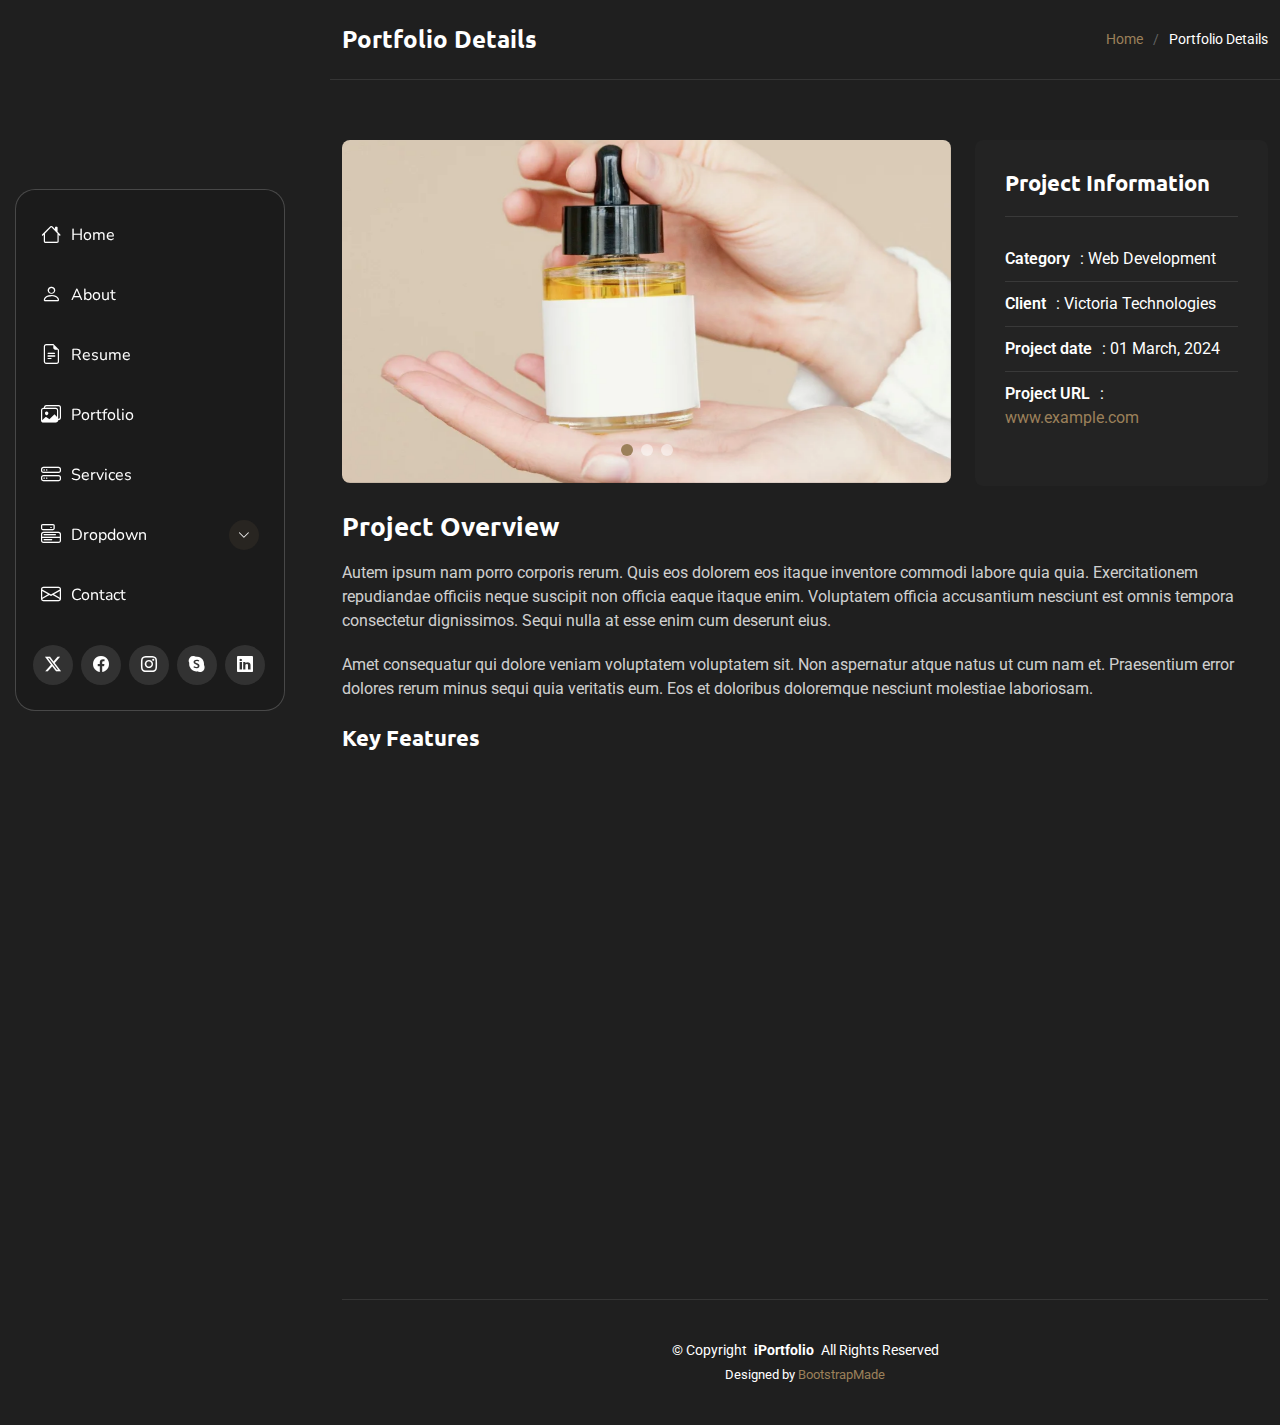
<file: portfolio-details.html>
<!DOCTYPE html>
<html lang="en">

<head>
  <meta charset="utf-8">
  <meta content="width=device-width, initial-scale=1.0" name="viewport">
  <title>Portfolio Details - SnapFolio Bootstrap Template</title>
  <meta name="description" content="">
  <meta name="keywords" content="">

  <!-- Favicons -->
  <link href="assets/img/favicon.png" rel="icon">
  <link href="assets/img/apple-touch-icon.png" rel="apple-touch-icon">

  <!-- Fonts -->
  <link href="https://fonts.googleapis.com" rel="preconnect">
  <link href="https://fonts.gstatic.com" rel="preconnect" crossorigin>
  <link href="https://fonts.googleapis.com/css2?family=Roboto:ital,wght@0,100;0,300;0,400;0,500;0,700;0,900;1,100;1,300;1,400;1,500;1,700;1,900&family=Ubuntu:ital,wght@0,300;0,400;0,500;0,700;1,300;1,400;1,500;1,700&family=Nunito:ital,wght@0,200;0,300;0,400;0,500;0,600;0,700;0,800;0,900;1,200;1,300;1,400;1,500;1,600;1,700;1,800;1,900&display=swap" rel="stylesheet">

  <!-- Vendor CSS Files -->
  <link href="assets/vendor/bootstrap/css/bootstrap.min.css" rel="stylesheet">
  <link href="assets/vendor/bootstrap-icons/bootstrap-icons.css" rel="stylesheet">
  <link href="assets/vendor/aos/aos.css" rel="stylesheet">
  <link href="assets/vendor/glightbox/css/glightbox.min.css" rel="stylesheet">
  <link href="assets/vendor/swiper/swiper-bundle.min.css" rel="stylesheet">

  <!-- Main CSS File -->
  <link href="assets/css/main.css" rel="stylesheet">

  <!-- =======================================================
  * Template Name: SnapFolio
  * Template URL: https://bootstrapmade.com/snapfolio-bootstrap-portfolio-template/
  * Updated: Jun 13 2025 with Bootstrap v5.3.6
  * Author: BootstrapMade.com
  * License: https://bootstrapmade.com/license/
  ======================================================== -->
</head>

<body class="portfolio-details-page">

  <header id="header" class="header dark-background d-flex flex-column justify-content-center">
    <i class="header-toggle d-xl-none bi bi-list"></i>

    <div class="header-container d-flex flex-column align-items-start">
      <nav id="navmenu" class="navmenu">
        <ul>
          <li><a href="#hero"><i class="bi bi-house navicon"></i>Home</a></li>
          <li><a href="#about"><i class="bi bi-person navicon"></i> About</a></li>
          <li><a href="#resume"><i class="bi bi-file-earmark-text navicon"></i> Resume</a></li>
          <li><a href="#portfolio"><i class="bi bi-images navicon"></i> Portfolio</a></li>
          <li><a href="#services"><i class="bi bi-hdd-stack navicon"></i> Services</a></li>
          <li class="dropdown"><a href="#"><i class="bi bi-menu-button navicon"></i> <span>Dropdown</span> <i class="bi bi-chevron-down toggle-dropdown"></i></a>
            <ul>
              <li><a href="#">Dropdown 1</a></li>
              <li class="dropdown"><a href="#"><span>Deep Dropdown</span> <i class="bi bi-chevron-down toggle-dropdown"></i></a>
                <ul>
                  <li><a href="#">Deep Dropdown 1</a></li>
                  <li><a href="#">Deep Dropdown 2</a></li>
                  <li><a href="#">Deep Dropdown 3</a></li>
                  <li><a href="#">Deep Dropdown 4</a></li>
                  <li><a href="#">Deep Dropdown 5</a></li>
                </ul>
              </li>
              <li><a href="#">Dropdown 2</a></li>
              <li><a href="#">Dropdown 3</a></li>
              <li><a href="#">Dropdown 4</a></li>
            </ul>
          </li>
          <li><a href="#contact"><i class="bi bi-envelope navicon"></i> Contact</a></li>
        </ul>
      </nav>

      <div class="social-links text-center">
        <a href="#" class="twitter"><i class="bi bi-twitter-x"></i></a>
        <a href="#" class="facebook"><i class="bi bi-facebook"></i></a>
        <a href="#" class="instagram"><i class="bi bi-instagram"></i></a>
        <a href="#" class="google-plus"><i class="bi bi-skype"></i></a>
        <a href="#" class="linkedin"><i class="bi bi-linkedin"></i></a>
      </div>

    </div>

  </header>

  <main class="main">

    <!-- Page Title -->
    <div class="page-title dark-background">
      <div class="container d-lg-flex justify-content-between align-items-center">
        <h1 class="mb-2 mb-lg-0">Portfolio Details</h1>
        <nav class="breadcrumbs">
          <ol>
            <li><a href="index.html">Home</a></li>
            <li class="current">Portfolio Details</li>
          </ol>
        </nav>
      </div>
    </div><!-- End Page Title -->

    <!-- Portfolio Details Section -->
    <section id="portfolio-details" class="portfolio-details section">

      <div class="container" data-aos="fade-up" data-aos-delay="100">

        <div class="row gy-4">

          <div class="col-lg-8">
            <div class="portfolio-details-slider swiper init-swiper">

              <script type="application/json" class="swiper-config">
                {
                  "loop": true,
                  "speed": 600,
                  "autoplay": {
                    "delay": 5000
                  },
                  "slidesPerView": "auto",
                  "pagination": {
                    "el": ".swiper-pagination",
                    "type": "bullets",
                    "clickable": true
                  }
                }
              </script>

              <div class="swiper-wrapper align-items-center">

                <div class="swiper-slide">
                  <img src="assets/img/portfolio/portfolio-1.webp" alt="Portfolio Image" class="img-fluid" loading="lazy">
                </div>

                <div class="swiper-slide">
                  <img src="assets/img/portfolio/portfolio-10.webp" alt="Portfolio Image" class="img-fluid" loading="lazy">
                </div>

                <div class="swiper-slide">
                  <img src="assets/img/portfolio/portfolio-7.webp" alt="Portfolio Image" class="img-fluid" loading="lazy">
                </div>

              </div>
              <div class="swiper-pagination"></div>
            </div>
          </div>

          <div class="col-lg-4">
            <div class="portfolio-info" data-aos="fade-left" data-aos-delay="200">
              <h3>Project Information</h3>
              <ul>
                <li><strong>Category</strong>: Web Development</li>
                <li><strong>Client</strong>: Victoria Technologies</li>
                <li><strong>Project date</strong>: 01 March, 2024</li>
                <li><strong>Project URL</strong>: <a href="#" target="_blank">www.example.com</a></li>
              </ul>
            </div>
          </div>

          <div class="col-lg-12">
            <div class="portfolio-description" data-aos="fade-up" data-aos-delay="300">
              <h2>Project Overview</h2>
              <p>
                Autem ipsum nam porro corporis rerum. Quis eos dolorem eos itaque inventore commodi labore quia quia. Exercitationem repudiandae officiis neque suscipit non officia eaque itaque enim. Voluptatem officia accusantium nesciunt est omnis tempora consectetur dignissimos. Sequi nulla at esse enim cum deserunt eius.
              </p>
              <p>
                Amet consequatur qui dolore veniam voluptatem voluptatem sit. Non aspernatur atque natus ut cum nam et. Praesentium error dolores rerum minus sequi quia veritatis eum. Eos et doloribus doloremque nesciunt molestiae laboriosam.
              </p>

              <div class="features mt-4">
                <h3>Key Features</h3>
                <div class="row gy-3">
                  <div class="col-md-6">
                    <div class="feature-item" data-aos="fade-up" data-aos-delay="400">
                      <i class="bi bi-check-circle-fill"></i>
                      <h4>Responsive Design</h4>
                      <p>Voluptatum deleniti atque corrupti quos dolores et quas molestias excepturi sint occaecati cupiditate non provident</p>
                    </div>
                  </div>

                  <div class="col-md-6">
                    <div class="feature-item" data-aos="fade-up" data-aos-delay="500">
                      <i class="bi bi-shield-check"></i>
                      <h4>Advanced Security</h4>
                      <p>Minim veniam, quis nostrud exercitation ullamco laboris nisi ut aliquip ex ea commodo consequat tarad limino ata</p>
                    </div>
                  </div>

                  <div class="col-md-6">
                    <div class="feature-item" data-aos="fade-up" data-aos-delay="600">
                      <i class="bi bi-graph-up"></i>
                      <h4>Performance Optimization</h4>
                      <p>Duis aute irure dolor in reprehenderit in voluptate velit esse cillum dolore eu fugiat nulla pariatur</p>
                    </div>
                  </div>

                  <div class="col-md-6">
                    <div class="feature-item" data-aos="fade-up" data-aos-delay="700">
                      <i class="bi bi-gear"></i>
                      <h4>Easy Integration</h4>
                      <p>Excepteur sint occaecat cupidatat non proident, sunt in culpa qui officia deserunt mollit anim id est laborum</p>
                    </div>
                  </div>
                </div>
              </div>
            </div>
          </div>

        </div>

      </div>

    </section><!-- /Portfolio Details Section -->

  </main>

  <footer id="footer" class="footer position-relative">

    <div class="container">
      <div class="copyright text-center ">
        <p>© <span>Copyright</span> <strong class="px-1 sitename">iPortfolio</strong> <span>All Rights Reserved</span></p>
      </div>
      <div class="credits">
        <!-- All the links in the footer should remain intact. -->
        <!-- You can delete the links only if you've purchased the pro version. -->
        <!-- Licensing information: https://bootstrapmade.com/license/ -->
        <!-- Purchase the pro version with working PHP/AJAX contact form: [buy-url] -->
        Designed by <a href="https://bootstrapmade.com/">BootstrapMade</a>
      </div>
    </div>

  </footer>

  <!-- Scroll Top -->
  <a href="#" id="scroll-top" class="scroll-top d-flex align-items-center justify-content-center"><i class="bi bi-arrow-up-short"></i></a>

  <!-- Preloader -->
  <div id="preloader"></div>

  <!-- Vendor JS Files -->
  <script src="assets/vendor/bootstrap/js/bootstrap.bundle.min.js"></script>
  <script src="assets/vendor/php-email-form/validate.js"></script>
  <script src="assets/vendor/aos/aos.js"></script>
  <script src="assets/vendor/typed.js/typed.umd.js"></script>
  <script src="assets/vendor/purecounter/purecounter_vanilla.js"></script>
  <script src="assets/vendor/waypoints/noframework.waypoints.js"></script>
  <script src="assets/vendor/isotope-layout/isotope.pkgd.min.js"></script>
  <script src="assets/vendor/imagesloaded/imagesloaded.pkgd.min.js"></script>
  <script src="assets/vendor/glightbox/js/glightbox.min.js"></script>
  <script src="assets/vendor/swiper/swiper-bundle.min.js"></script>

  <!-- Main JS File -->
  <script src="assets/js/main.js"></script>

</body>

</html>
</file>
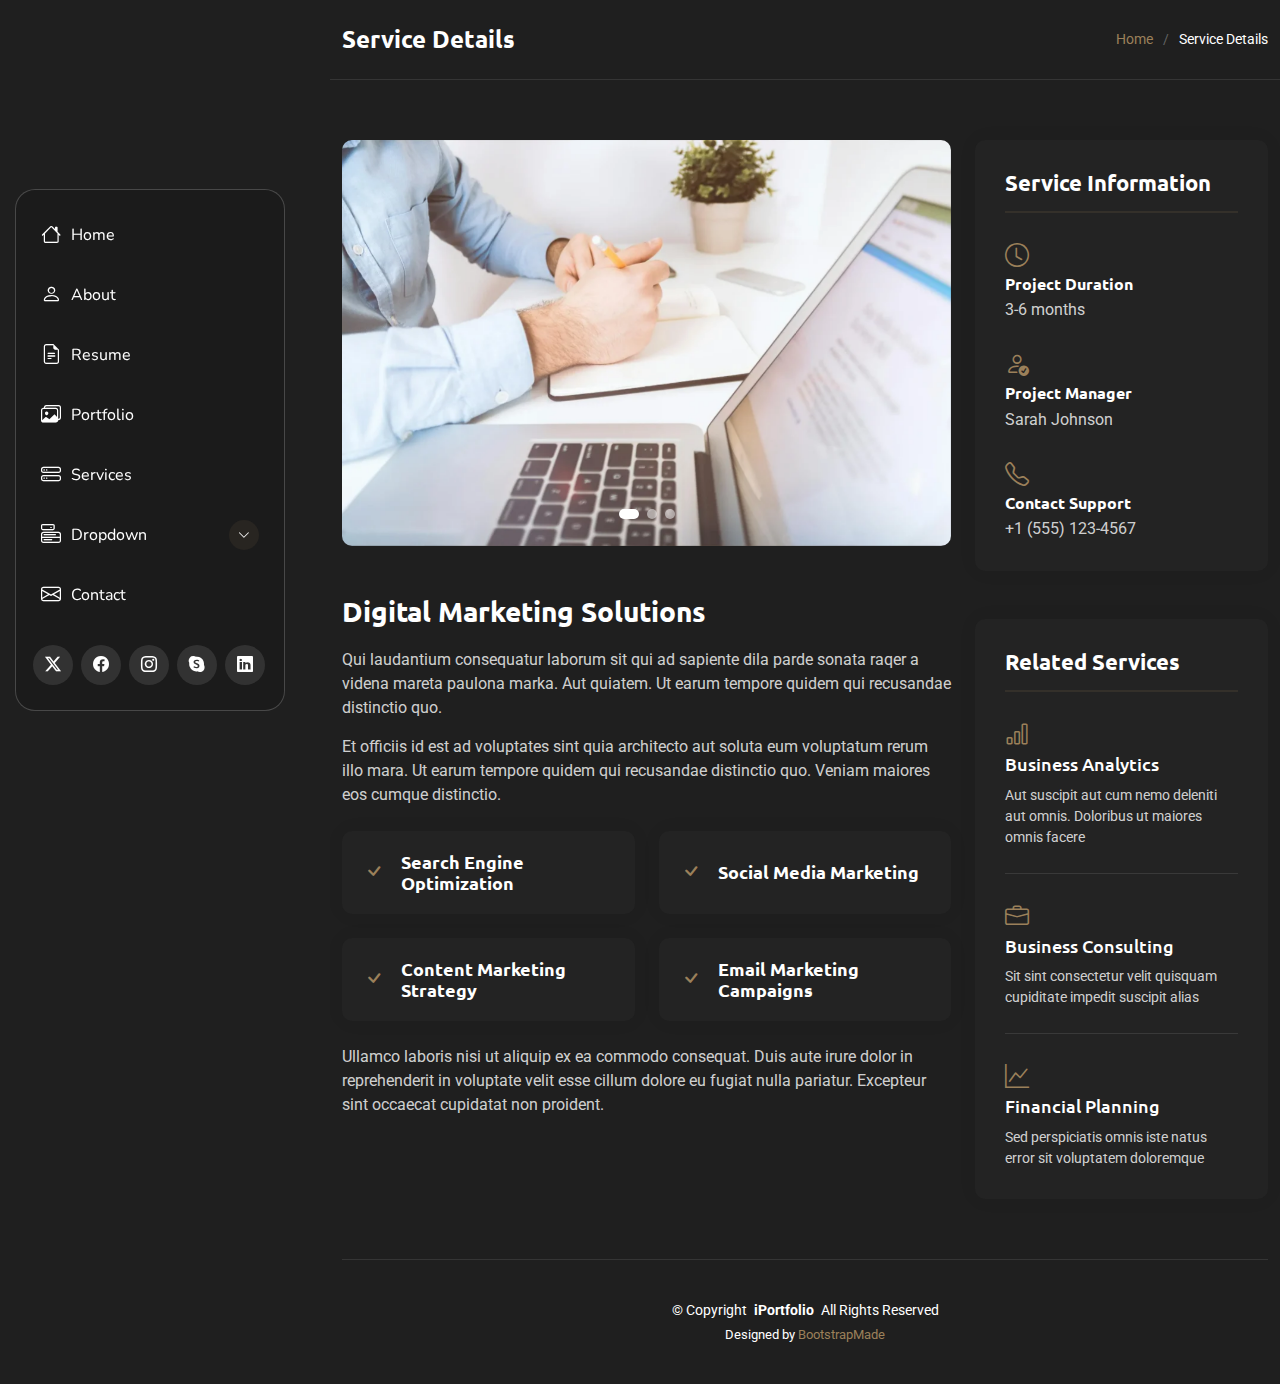
<file: service-details.html>
<!DOCTYPE html>
<html lang="en">

<head>
  <meta charset="utf-8">
  <meta content="width=device-width, initial-scale=1.0" name="viewport">
  <title>Service Details - SnapFolio Bootstrap Template</title>
  <meta name="description" content="">
  <meta name="keywords" content="">

  <!-- Favicons -->
  <link href="assets/img/favicon.png" rel="icon">
  <link href="assets/img/apple-touch-icon.png" rel="apple-touch-icon">

  <!-- Fonts -->
  <link href="https://fonts.googleapis.com" rel="preconnect">
  <link href="https://fonts.gstatic.com" rel="preconnect" crossorigin>
  <link href="https://fonts.googleapis.com/css2?family=Roboto:ital,wght@0,100;0,300;0,400;0,500;0,700;0,900;1,100;1,300;1,400;1,500;1,700;1,900&family=Ubuntu:ital,wght@0,300;0,400;0,500;0,700;1,300;1,400;1,500;1,700&family=Nunito:ital,wght@0,200;0,300;0,400;0,500;0,600;0,700;0,800;0,900;1,200;1,300;1,400;1,500;1,600;1,700;1,800;1,900&display=swap" rel="stylesheet">

  <!-- Vendor CSS Files -->
  <link href="assets/vendor/bootstrap/css/bootstrap.min.css" rel="stylesheet">
  <link href="assets/vendor/bootstrap-icons/bootstrap-icons.css" rel="stylesheet">
  <link href="assets/vendor/aos/aos.css" rel="stylesheet">
  <link href="assets/vendor/glightbox/css/glightbox.min.css" rel="stylesheet">
  <link href="assets/vendor/swiper/swiper-bundle.min.css" rel="stylesheet">

  <!-- Main CSS File -->
  <link href="assets/css/main.css" rel="stylesheet">

  <!-- =======================================================
  * Template Name: SnapFolio
  * Template URL: https://bootstrapmade.com/snapfolio-bootstrap-portfolio-template/
  * Updated: Jun 13 2025 with Bootstrap v5.3.6
  * Author: BootstrapMade.com
  * License: https://bootstrapmade.com/license/
  ======================================================== -->
</head>

<body class="service-details-page">

  <header id="header" class="header dark-background d-flex flex-column justify-content-center">
    <i class="header-toggle d-xl-none bi bi-list"></i>

    <div class="header-container d-flex flex-column align-items-start">
      <nav id="navmenu" class="navmenu">
        <ul>
          <li><a href="#hero"><i class="bi bi-house navicon"></i>Home</a></li>
          <li><a href="#about"><i class="bi bi-person navicon"></i> About</a></li>
          <li><a href="#resume"><i class="bi bi-file-earmark-text navicon"></i> Resume</a></li>
          <li><a href="#portfolio"><i class="bi bi-images navicon"></i> Portfolio</a></li>
          <li><a href="#services"><i class="bi bi-hdd-stack navicon"></i> Services</a></li>
          <li class="dropdown"><a href="#"><i class="bi bi-menu-button navicon"></i> <span>Dropdown</span> <i class="bi bi-chevron-down toggle-dropdown"></i></a>
            <ul>
              <li><a href="#">Dropdown 1</a></li>
              <li class="dropdown"><a href="#"><span>Deep Dropdown</span> <i class="bi bi-chevron-down toggle-dropdown"></i></a>
                <ul>
                  <li><a href="#">Deep Dropdown 1</a></li>
                  <li><a href="#">Deep Dropdown 2</a></li>
                  <li><a href="#">Deep Dropdown 3</a></li>
                  <li><a href="#">Deep Dropdown 4</a></li>
                  <li><a href="#">Deep Dropdown 5</a></li>
                </ul>
              </li>
              <li><a href="#">Dropdown 2</a></li>
              <li><a href="#">Dropdown 3</a></li>
              <li><a href="#">Dropdown 4</a></li>
            </ul>
          </li>
          <li><a href="#contact"><i class="bi bi-envelope navicon"></i> Contact</a></li>
        </ul>
      </nav>

      <div class="social-links text-center">
        <a href="#" class="twitter"><i class="bi bi-twitter-x"></i></a>
        <a href="#" class="facebook"><i class="bi bi-facebook"></i></a>
        <a href="#" class="instagram"><i class="bi bi-instagram"></i></a>
        <a href="#" class="google-plus"><i class="bi bi-skype"></i></a>
        <a href="#" class="linkedin"><i class="bi bi-linkedin"></i></a>
      </div>

    </div>

  </header>

  <main class="main">

    <!-- Page Title -->
    <div class="page-title dark-background">
      <div class="container d-lg-flex justify-content-between align-items-center">
        <h1 class="mb-2 mb-lg-0">Service Details</h1>
        <nav class="breadcrumbs">
          <ol>
            <li><a href="index.html">Home</a></li>
            <li class="current">Service Details</li>
          </ol>
        </nav>
      </div>
    </div><!-- End Page Title -->

    <!-- Service Details Section -->
    <section id="service-details" class="service-details section">

      <div class="container" data-aos="fade-up" data-aos-delay="100">

        <div class="row gy-4">

          <div class="col-lg-8">
            <div class="service-details-slider swiper init-swiper">
              <script type="application/json" class="swiper-config">
                {
                  "loop": true,
                  "speed": 600,
                  "autoplay": {
                    "delay": 5000
                  },
                  "slidesPerView": 1,
                  "pagination": {
                    "el": ".swiper-pagination",
                    "type": "bullets",
                    "clickable": true
                  }
                }
              </script>
              <div class="swiper-wrapper align-items-center">
                <div class="swiper-slide">
                  <img src="assets/img/services/services-1.webp" alt="" class="img-fluid" loading="lazy">
                </div>
                <div class="swiper-slide">
                  <img src="assets/img/services/services-2.webp" alt="" class="img-fluid" loading="lazy">
                </div>
                <div class="swiper-slide">
                  <img src="assets/img/services/services-3.webp" alt="" class="img-fluid" loading="lazy">
                </div>
              </div>
              <div class="swiper-pagination"></div>
            </div>

            <div class="content mt-5">
              <h3>Digital Marketing Solutions</h3>
              <p>
                Qui laudantium consequatur laborum sit qui ad sapiente dila parde sonata raqer a videna mareta paulona marka. Aut quiatem. Ut earum tempore quidem qui recusandae distinctio quo.
              </p>
              <p>
                Et officiis id est ad voluptates sint quia architecto aut soluta eum voluptatum rerum illo mara. Ut earum tempore quidem qui recusandae distinctio quo. Veniam maiores eos cumque distinctio.
              </p>

              <div class="features mt-4">
                <div class="row gy-4">
                  <div class="col-md-6" data-aos="fade-up" data-aos-delay="100">
                    <div class="feature-box d-flex align-items-center">
                      <i class="bi bi-check"></i>
                      <h4>Search Engine Optimization</h4>
                    </div>
                  </div>
                  <div class="col-md-6" data-aos="fade-up" data-aos-delay="200">
                    <div class="feature-box d-flex align-items-center">
                      <i class="bi bi-check"></i>
                      <h4>Social Media Marketing</h4>
                    </div>
                  </div>
                  <div class="col-md-6" data-aos="fade-up" data-aos-delay="300">
                    <div class="feature-box d-flex align-items-center">
                      <i class="bi bi-check"></i>
                      <h4>Content Marketing Strategy</h4>
                    </div>
                  </div>
                  <div class="col-md-6" data-aos="fade-up" data-aos-delay="400">
                    <div class="feature-box d-flex align-items-center">
                      <i class="bi bi-check"></i>
                      <h4>Email Marketing Campaigns</h4>
                    </div>
                  </div>
                </div>
              </div>

              <p class="mt-4">
                Ullamco laboris nisi ut aliquip ex ea commodo consequat. Duis aute irure dolor in reprehenderit in voluptate velit esse cillum dolore eu fugiat nulla pariatur. Excepteur sint occaecat cupidatat non proident.
              </p>
            </div>
          </div>

          <div class="col-lg-4">
            <div class="service-info">
              <h4>Service Information</h4>
              <div class="info-item">
                <i class="bi bi-clock"></i>
                <h5>Project Duration</h5>
                <p>3-6 months</p>
              </div>
              <div class="info-item">
                <i class="bi bi-person-check"></i>
                <h5>Project Manager</h5>
                <p>Sarah Johnson</p>
              </div>
              <div class="info-item">
                <i class="bi bi-telephone"></i>
                <h5>Contact Support</h5>
                <p>+1 (555) 123-4567</p>
              </div>
            </div>

            <div class="related-services mt-5">
              <h4>Related Services</h4>
              <div class="service-item">
                <i class="bi bi-bar-chart"></i>
                <h5><a href="#">Business Analytics</a></h5>
                <p>Aut suscipit aut cum nemo deleniti aut omnis. Doloribus ut maiores omnis facere</p>
              </div>
              <div class="service-item">
                <i class="bi bi-briefcase"></i>
                <h5><a href="#">Business Consulting</a></h5>
                <p>Sit sint consectetur velit quisquam cupiditate impedit suscipit alias</p>
              </div>
              <div class="service-item">
                <i class="bi bi-graph-up"></i>
                <h5><a href="#">Financial Planning</a></h5>
                <p>Sed perspiciatis omnis iste natus error sit voluptatem doloremque</p>
              </div>
            </div>
          </div>

        </div>

      </div>

    </section><!-- /Service Details Section -->

  </main>

  <footer id="footer" class="footer position-relative">

    <div class="container">
      <div class="copyright text-center ">
        <p>© <span>Copyright</span> <strong class="px-1 sitename">iPortfolio</strong> <span>All Rights Reserved</span></p>
      </div>
      <div class="credits">
        <!-- All the links in the footer should remain intact. -->
        <!-- You can delete the links only if you've purchased the pro version. -->
        <!-- Licensing information: https://bootstrapmade.com/license/ -->
        <!-- Purchase the pro version with working PHP/AJAX contact form: [buy-url] -->
        Designed by <a href="https://bootstrapmade.com/">BootstrapMade</a>
      </div>
    </div>

  </footer>

  <!-- Scroll Top -->
  <a href="#" id="scroll-top" class="scroll-top d-flex align-items-center justify-content-center"><i class="bi bi-arrow-up-short"></i></a>

  <!-- Preloader -->
  <div id="preloader"></div>

  <!-- Vendor JS Files -->
  <script src="assets/vendor/bootstrap/js/bootstrap.bundle.min.js"></script>
  <script src="assets/vendor/php-email-form/validate.js"></script>
  <script src="assets/vendor/aos/aos.js"></script>
  <script src="assets/vendor/typed.js/typed.umd.js"></script>
  <script src="assets/vendor/purecounter/purecounter_vanilla.js"></script>
  <script src="assets/vendor/waypoints/noframework.waypoints.js"></script>
  <script src="assets/vendor/isotope-layout/isotope.pkgd.min.js"></script>
  <script src="assets/vendor/imagesloaded/imagesloaded.pkgd.min.js"></script>
  <script src="assets/vendor/glightbox/js/glightbox.min.js"></script>
  <script src="assets/vendor/swiper/swiper-bundle.min.js"></script>

  <!-- Main JS File -->
  <script src="assets/js/main.js"></script>

</body>

</html>
</file>
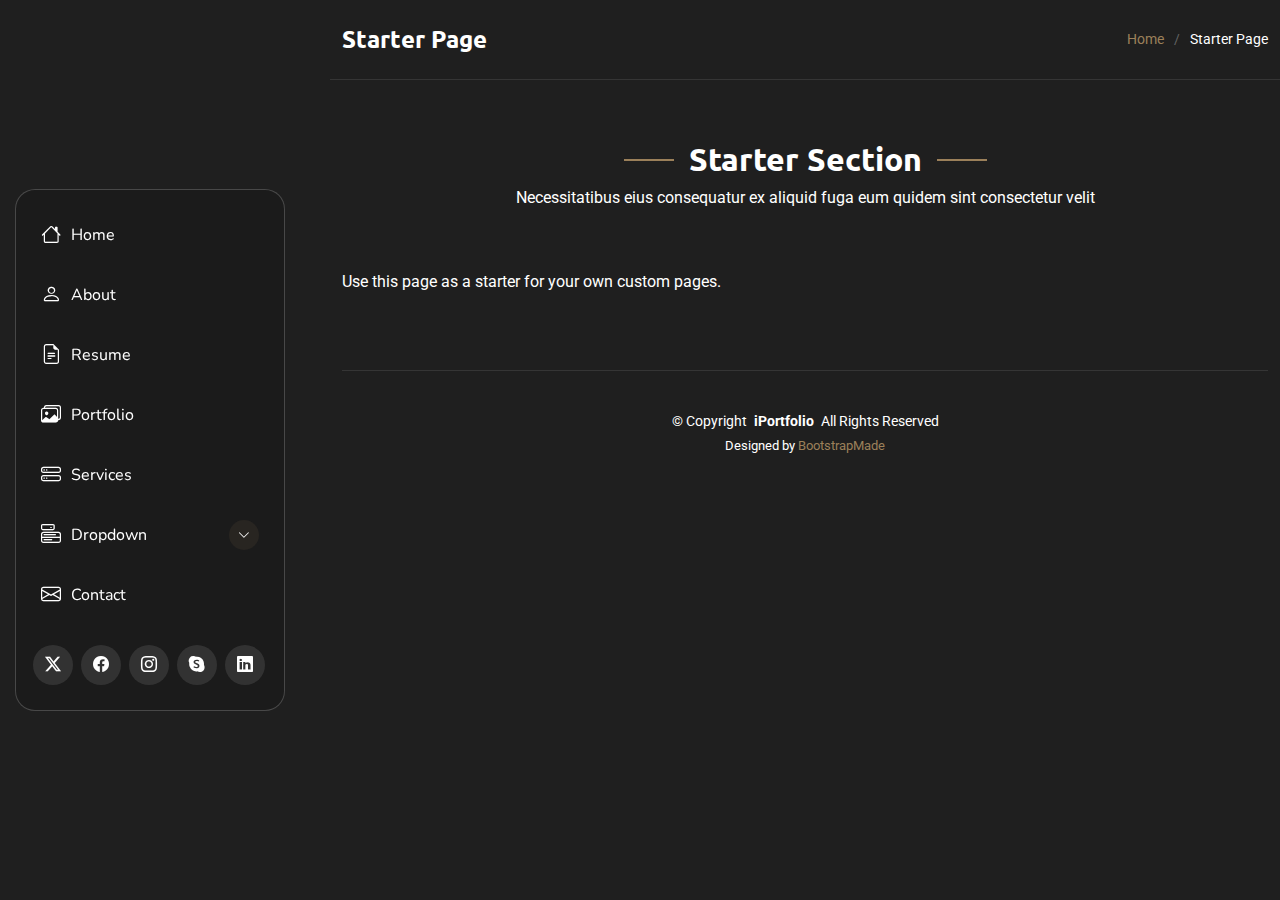
<file: starter-page.html>
<!DOCTYPE html>
<html lang="en">

<head>
  <meta charset="utf-8">
  <meta content="width=device-width, initial-scale=1.0" name="viewport">
  <title>Starter Page - SnapFolio Bootstrap Template</title>
  <meta name="description" content="">
  <meta name="keywords" content="">

  <!-- Favicons -->
  <link href="assets/img/favicon.png" rel="icon">
  <link href="assets/img/apple-touch-icon.png" rel="apple-touch-icon">

  <!-- Fonts -->
  <link href="https://fonts.googleapis.com" rel="preconnect">
  <link href="https://fonts.gstatic.com" rel="preconnect" crossorigin>
  <link href="https://fonts.googleapis.com/css2?family=Roboto:ital,wght@0,100;0,300;0,400;0,500;0,700;0,900;1,100;1,300;1,400;1,500;1,700;1,900&family=Ubuntu:ital,wght@0,300;0,400;0,500;0,700;1,300;1,400;1,500;1,700&family=Nunito:ital,wght@0,200;0,300;0,400;0,500;0,600;0,700;0,800;0,900;1,200;1,300;1,400;1,500;1,600;1,700;1,800;1,900&display=swap" rel="stylesheet">

  <!-- Vendor CSS Files -->
  <link href="assets/vendor/bootstrap/css/bootstrap.min.css" rel="stylesheet">
  <link href="assets/vendor/bootstrap-icons/bootstrap-icons.css" rel="stylesheet">
  <link href="assets/vendor/aos/aos.css" rel="stylesheet">
  <link href="assets/vendor/glightbox/css/glightbox.min.css" rel="stylesheet">
  <link href="assets/vendor/swiper/swiper-bundle.min.css" rel="stylesheet">

  <!-- Main CSS File -->
  <link href="assets/css/main.css" rel="stylesheet">

  <!-- =======================================================
  * Template Name: SnapFolio
  * Template URL: https://bootstrapmade.com/snapfolio-bootstrap-portfolio-template/
  * Updated: Jun 13 2025 with Bootstrap v5.3.6
  * Author: BootstrapMade.com
  * License: https://bootstrapmade.com/license/
  ======================================================== -->
</head>

<body class="starter-page-page">

  <header id="header" class="header dark-background d-flex flex-column justify-content-center">
    <i class="header-toggle d-xl-none bi bi-list"></i>

    <div class="header-container d-flex flex-column align-items-start">
      <nav id="navmenu" class="navmenu">
        <ul>
          <li><a href="#hero"><i class="bi bi-house navicon"></i>Home</a></li>
          <li><a href="#about"><i class="bi bi-person navicon"></i> About</a></li>
          <li><a href="#resume"><i class="bi bi-file-earmark-text navicon"></i> Resume</a></li>
          <li><a href="#portfolio"><i class="bi bi-images navicon"></i> Portfolio</a></li>
          <li><a href="#services"><i class="bi bi-hdd-stack navicon"></i> Services</a></li>
          <li class="dropdown"><a href="#"><i class="bi bi-menu-button navicon"></i> <span>Dropdown</span> <i class="bi bi-chevron-down toggle-dropdown"></i></a>
            <ul>
              <li><a href="#">Dropdown 1</a></li>
              <li class="dropdown"><a href="#"><span>Deep Dropdown</span> <i class="bi bi-chevron-down toggle-dropdown"></i></a>
                <ul>
                  <li><a href="#">Deep Dropdown 1</a></li>
                  <li><a href="#">Deep Dropdown 2</a></li>
                  <li><a href="#">Deep Dropdown 3</a></li>
                  <li><a href="#">Deep Dropdown 4</a></li>
                  <li><a href="#">Deep Dropdown 5</a></li>
                </ul>
              </li>
              <li><a href="#">Dropdown 2</a></li>
              <li><a href="#">Dropdown 3</a></li>
              <li><a href="#">Dropdown 4</a></li>
            </ul>
          </li>
          <li><a href="#contact"><i class="bi bi-envelope navicon"></i> Contact</a></li>
        </ul>
      </nav>

      <div class="social-links text-center">
        <a href="#" class="twitter"><i class="bi bi-twitter-x"></i></a>
        <a href="#" class="facebook"><i class="bi bi-facebook"></i></a>
        <a href="#" class="instagram"><i class="bi bi-instagram"></i></a>
        <a href="#" class="google-plus"><i class="bi bi-skype"></i></a>
        <a href="#" class="linkedin"><i class="bi bi-linkedin"></i></a>
      </div>

    </div>

  </header>

  <main class="main">

    <!-- Page Title -->
    <div class="page-title dark-background">
      <div class="container d-lg-flex justify-content-between align-items-center">
        <h1 class="mb-2 mb-lg-0">Starter Page</h1>
        <nav class="breadcrumbs">
          <ol>
            <li><a href="index.html">Home</a></li>
            <li class="current">Starter Page</li>
          </ol>
        </nav>
      </div>
    </div><!-- End Page Title -->

    <!-- Starter Section Section -->
    <section id="starter-section" class="starter-section section">

      <!-- Section Title -->
      <div class="container section-title" data-aos="fade-up">
        <h2>Starter Section</h2>
        <p>Necessitatibus eius consequatur ex aliquid fuga eum quidem sint consectetur velit</p>
      </div><!-- End Section Title -->

      <div class="container" data-aos="fade-up">
        <p>Use this page as a starter for your own custom pages.</p>
      </div>

    </section><!-- /Starter Section Section -->

  </main>

  <footer id="footer" class="footer position-relative">

    <div class="container">
      <div class="copyright text-center ">
        <p>© <span>Copyright</span> <strong class="px-1 sitename">iPortfolio</strong> <span>All Rights Reserved</span></p>
      </div>
      <div class="credits">
        <!-- All the links in the footer should remain intact. -->
        <!-- You can delete the links only if you've purchased the pro version. -->
        <!-- Licensing information: https://bootstrapmade.com/license/ -->
        <!-- Purchase the pro version with working PHP/AJAX contact form: [buy-url] -->
        Designed by <a href="https://bootstrapmade.com/">BootstrapMade</a>
      </div>
    </div>

  </footer>

  <!-- Scroll Top -->
  <a href="#" id="scroll-top" class="scroll-top d-flex align-items-center justify-content-center"><i class="bi bi-arrow-up-short"></i></a>

  <!-- Preloader -->
  <div id="preloader"></div>

  <!-- Vendor JS Files -->
  <script src="assets/vendor/bootstrap/js/bootstrap.bundle.min.js"></script>
  <script src="assets/vendor/php-email-form/validate.js"></script>
  <script src="assets/vendor/aos/aos.js"></script>
  <script src="assets/vendor/typed.js/typed.umd.js"></script>
  <script src="assets/vendor/purecounter/purecounter_vanilla.js"></script>
  <script src="assets/vendor/waypoints/noframework.waypoints.js"></script>
  <script src="assets/vendor/isotope-layout/isotope.pkgd.min.js"></script>
  <script src="assets/vendor/imagesloaded/imagesloaded.pkgd.min.js"></script>
  <script src="assets/vendor/glightbox/js/glightbox.min.js"></script>
  <script src="assets/vendor/swiper/swiper-bundle.min.js"></script>

  <!-- Main JS File -->
  <script src="assets/js/main.js"></script>

</body>

</html>
</file>
<file: assets/css/main.css>
/**
* Template Name: SnapFolio
* Template URL: https://bootstrapmade.com/snapfolio-bootstrap-portfolio-template/
* Updated: Jun 13 2025 with Bootstrap v5.3.6
* Author: BootstrapMade.com
* License: https://bootstrapmade.com/license/
*/

/*--------------------------------------------------------------
# Font & Color Variables
# Help: https://bootstrapmade.com/color-system/
--------------------------------------------------------------*/
/* Fonts */
:root {
  --default-font: "Roboto",  system-ui, -apple-system, "Segoe UI", Roboto, "Helvetica Neue", Arial, "Noto Sans", "Liberation Sans", sans-serif, "Apple Color Emoji", "Segoe UI Emoji", "Segoe UI Symbol", "Noto Color Emoji";
  --heading-font: "Ubuntu",  sans-serif;
  --nav-font: "Nunito",  sans-serif;
}

/* Global Colors - The following color variables are used throughout the website. Updating them here will change the color scheme of the entire website */
:root { 
  --background-color: #1f1f1f; /* Background color for the entire website, including individual sections */
  --default-color: #ffffff; /* Default color used for the majority of the text content across the entire website */
  --heading-color: #ffffff; /* Color for headings, subheadings and title throughout the website */
  --accent-color: #9b805a; /* Accent color that represents your brand on the website. It's used for buttons, links, and other elements that need to stand out */
  --surface-color: #232323; /* The surface color is used as a background of boxed elements within sections, such as cards, icon boxes, or other elements that require a visual separation from the global background. */
  --contrast-color: #ffffff; /* Contrast color for text, ensuring readability against backgrounds of accent, heading, or default colors. */
}

/* Nav Menu Colors - The following color variables are used specifically for the navigation menu. They are separate from the global colors to allow for more customization options */
:root {
  --nav-color: #ffffff;  /* The default color of the main navmenu links */
  --nav-hover-color: #9b805a; /* Applied to main navmenu links when they are hovered over or active */
  --nav-mobile-background-color: #393939; /* Used as the background color for mobile navigation menu */
  --nav-dropdown-background-color: #393939; /* Used as the background color for dropdown items that appear when hovering over primary navigation items */
  --nav-dropdown-color: #ffffff; /* Used for navigation links of the dropdown items in the navigation menu. */
  --nav-dropdown-hover-color: #9b805a; /* Similar to --nav-hover-color, this color is applied to dropdown navigation links when they are hovered over. */
}

/* Color Presets - These classes override global colors when applied to any section or element, providing reuse of the sam color scheme. */

.light-background {
  --background-color: #2c2c2c;
  --surface-color: #323232;
}

.dark-background {
  --background-color: #040b14;
  --default-color: #ffffff;
  --heading-color: #ffffff;
  --surface-color: #151f2b;
  --contrast-color: #ffffff;
}

/* Smooth scroll */
:root {
  scroll-behavior: smooth;
}

/*--------------------------------------------------------------
# General Styling & Shared Classes
--------------------------------------------------------------*/
body {
  color: var(--default-color);
  background-color: var(--background-color);
  font-family: var(--default-font);
}

a {
  color: var(--accent-color);
  text-decoration: none;
  transition: 0.3s;
}

a:hover {
  color: color-mix(in srgb, var(--accent-color), transparent 25%);
  text-decoration: none;
}

h1,
h2,
h3,
h4,
h5,
h6 {
  color: var(--heading-color);
  font-family: var(--heading-font);
}

/* PHP Email Form Messages
------------------------------*/
.php-email-form .error-message {
  display: none;
  background: #df1529;
  color: #ffffff;
  text-align: left;
  padding: 15px;
  margin-bottom: 24px;
  font-weight: 600;
}

.php-email-form .sent-message {
  display: none;
  color: #ffffff;
  background: #059652;
  text-align: center;
  padding: 15px;
  margin-bottom: 24px;
  font-weight: 600;
}

.php-email-form .loading {
  display: none;
  background: var(--surface-color);
  text-align: center;
  padding: 15px;
  margin-bottom: 24px;
}

.php-email-form .loading:before {
  content: "";
  display: inline-block;
  border-radius: 50%;
  width: 24px;
  height: 24px;
  margin: 0 10px -6px 0;
  border: 3px solid var(--accent-color);
  border-top-color: var(--surface-color);
  animation: php-email-form-loading 1s linear infinite;
}

@keyframes php-email-form-loading {
  0% {
    transform: rotate(0deg);
  }

  100% {
    transform: rotate(360deg);
  }
}

/*--------------------------------------------------------------
# Global Header
--------------------------------------------------------------*/
.header {
  --background-color: #1b1b1b;
  color: var(--default-color);
  position: fixed;
  top: 0;
  left: 0;
  bottom: 0;
  padding: 0 15px;
  width: 300px;
  transition: all ease-in-out 0.3s;
  overflow-y: auto;
  z-index: 997;
}

.header .header-container {
  border-radius: 20px;
  padding: 15px;
  background-color: var(--background-color);
  border: 1px solid color-mix(in srgb, var(--default-color), transparent 80%);
}

.header .social-links {
  margin: 0 0 10px 0;
}

.header .social-links a {
  font-size: 16px;
  display: inline-flex;
  align-items: center;
  justify-content: center;
  background: color-mix(in srgb, var(--default-color), transparent 90%);
  color: var(--default-color);
  margin: 0 2px;
  border-radius: 50%;
  text-align: center;
  width: 40px;
  height: 40px;
  transition: 0.3s;
}

.header .social-links a:hover {
  color: var(--contrast-color);
  background: var(--accent-color);
}

@media (min-width: 1200px) {

  .header~main,
  .header~#footer {
    margin-left: 330px;
  }
}

@media (max-width: 1199px) {
  .header {
    left: -100%;
  }
}

.header.header-show {
  left: 0;
}

.header .header-toggle {
  color: var(--contrast-color);
  background-color: var(--accent-color);
  font-size: 22px;
  display: flex;
  align-items: center;
  justify-content: center;
  width: 40px;
  height: 40px;
  border-radius: 50%;
  cursor: pointer;
  position: fixed;
  top: 15px;
  right: 15px;
  z-index: 9999;
  transition: background-color 0.3s;
}

.header .header-toggle:hover {
  color: var(--contrast-color);
  background-color: color-mix(in srgb, var(--accent-color) 90%, white 15%);
}

/*--------------------------------------------------------------
# Navigation Menu
--------------------------------------------------------------*/
.mobile-nav-toggle {
  display: none;
}

.navmenu {
  padding: 0;
  z-index: 9997;
  width: 100%;
}

.navmenu ul {
  list-style: none;
  padding: 0 0 20px 0;
  margin: 0;
}

.navmenu a,
.navmenu a:focus {
  color: var(--nav-color);
  padding: 15px 10px;
  font-family: var(--nav-font);
  font-size: 16px;
  font-weight: 400;
  display: flex;
  align-items: center;
  white-space: nowrap;
  transition: 0.3s;
  width: 100%;
}

.navmenu a .navicon,
.navmenu a:focus .navicon {
  font-size: 20px;
  margin-right: 10px;
}

.navmenu a .toggle-dropdown,
.navmenu a:focus .toggle-dropdown {
  font-size: 12px;
  line-height: 0;
  margin-left: auto;
  width: 30px;
  height: 30px;
  display: flex;
  align-items: center;
  justify-content: center;
  border-radius: 50%;
  transition: 0.3s;
  flex-shrink: 0;
  background-color: color-mix(in srgb, var(--accent-color), transparent 90%);
}

.navmenu a .toggle-dropdown:hover,
.navmenu a:focus .toggle-dropdown:hover {
  background-color: var(--accent-color);
  color: var(--contrast-color);
}

.navmenu a:hover,
.navmenu .active,
.navmenu .active:focus {
  color: var(--nav-hover-color);
}

.navmenu a:hover .navicon,
.navmenu .active .navicon,
.navmenu .active:focus .navicon {
  color: var(--accent-color);
}

.navmenu .active .toggle-dropdown,
.navmenu .active:focus .toggle-dropdown {
  background-color: var(--accent-color);
  color: var(--contrast-color);
  transform: rotate(180deg);
}

.navmenu .dropdown {
  display: block;
}

.navmenu .dropdown a,
.navmenu .dropdown a:focus {
  color: --nav-dropdown-color;
}

.navmenu .dropdown a:hover,
.navmenu .dropdown .active,
.navmenu .dropdown .active:focus {
  color: var(--nav-dropdown-hover-color);
}

.navmenu .dropdown ul {
  position: static;
  display: none;
  z-index: 99;
  padding: 5px 10px;
  margin: 5px 10px;
  background-color: var(--nav-dropdown-background-color);
  border: 1px solid color-mix(in srgb, var(--default-color), transparent 90%);
  box-shadow: none;
  transition: all 0.5s ease-in-out;
}

.navmenu .dropdown ul ul {
  background-color: rgba(33, 37, 41, 0.1);
}

.navmenu .dropdown>.dropdown-active {
  display: block;
  background-color: rgba(33, 37, 41, 0.03);
}

/*--------------------------------------------------------------
# Global Footer
--------------------------------------------------------------*/
.footer {
  color: var(--default-color);
  background-color: var(--background-color);
  font-size: 14px;
  padding: 0 0 40px 0;
  position: relative;
}

.footer .copyright {
  padding-top: 40px;
  border-top: 1px solid color-mix(in srgb, var(--default-color), transparent 90%);
}

.footer .copyright p {
  margin-bottom: 0;
}

.footer .credits {
  margin-top: 4px;
  font-size: 13px;
  text-align: center;
}

/*--------------------------------------------------------------
# Preloader
--------------------------------------------------------------*/
#preloader {
  position: fixed;
  inset: 0;
  z-index: 999999;
  overflow: hidden;
  background: var(--background-color);
  transition: all 0.6s ease-out;
}

#preloader:before {
  content: "";
  position: fixed;
  top: calc(50% - 30px);
  left: calc(50% - 30px);
  border: 6px solid #ffffff;
  border-color: var(--accent-color) transparent var(--accent-color) transparent;
  border-radius: 50%;
  width: 60px;
  height: 60px;
  animation: animate-preloader 1.5s linear infinite;
}

@keyframes animate-preloader {
  0% {
    transform: rotate(0deg);
  }

  100% {
    transform: rotate(360deg);
  }
}

/*--------------------------------------------------------------
# Scroll Top Button
--------------------------------------------------------------*/
.scroll-top {
  position: fixed;
  visibility: hidden;
  opacity: 0;
  right: 15px;
  bottom: -15px;
  z-index: 99999;
  background-color: var(--accent-color);
  width: 44px;
  height: 44px;
  border-radius: 50px;
  transition: all 0.4s;
}

.scroll-top i {
  font-size: 24px;
  color: var(--contrast-color);
  line-height: 0;
}

.scroll-top:hover {
  background-color: color-mix(in srgb, var(--accent-color), transparent 20%);
  color: var(--contrast-color);
}

.scroll-top.active {
  visibility: visible;
  opacity: 1;
  bottom: 15px;
}

/*--------------------------------------------------------------
# Disable aos animation delay on mobile devices
--------------------------------------------------------------*/
@media screen and (max-width: 768px) {
  [data-aos-delay] {
    transition-delay: 0 !important;
  }
}

/*--------------------------------------------------------------
# Global Page Titles & Breadcrumbs
--------------------------------------------------------------*/
.page-title {
  color: var(--default-color);
  padding: 25px 0 0 0;
  position: relative;
}

.page-title .container {
  border-bottom: 1px solid color-mix(in srgb, var(--default-color), transparent 90%);
  padding-bottom: 25px;
}

.page-title h1 {
  font-size: 24px;
  font-weight: 700;
}

.page-title .breadcrumbs ol {
  display: flex;
  flex-wrap: wrap;
  list-style: none;
  padding: 0;
  margin: 0;
  font-size: 14px;
  font-weight: 400;
}

.page-title .breadcrumbs ol li+li {
  padding-left: 10px;
}

.page-title .breadcrumbs ol li+li::before {
  content: "/";
  display: inline-block;
  padding-right: 10px;
  color: color-mix(in srgb, var(--default-color), transparent 70%);
}

/*--------------------------------------------------------------
# Global Sections
--------------------------------------------------------------*/
section,
.section {
  color: var(--default-color);
  background-color: var(--background-color);
  padding: 60px 0;
  overflow: clip;
}

/*--------------------------------------------------------------
# Global Section Titles
--------------------------------------------------------------*/
.section-title {
  text-align: center;
  padding-bottom: 60px;
  position: relative;
}

.section-title h2 {
  font-size: 32px;
  font-weight: 700;
  position: relative;
}

.section-title h2:before,
.section-title h2:after {
  content: "";
  width: 50px;
  height: 2px;
  background: var(--accent-color);
  display: inline-block;
}

.section-title h2:before {
  margin: 0 15px 10px 0;
}

.section-title h2:after {
  margin: 0 0 10px 15px;
}

.section-title p {
  margin-bottom: 0;
}

/*--------------------------------------------------------------
# Hero Section
--------------------------------------------------------------*/
.hero {
  min-height: 100vh;
  position: relative;
  overflow: hidden;
  display: flex;
  align-items: center;
}

.hero .background-elements {
  position: absolute;
  top: 0;
  left: 0;
  width: 100%;
  height: 100%;
  z-index: 1;
  overflow: hidden;
}

.hero .background-elements .bg-circle {
  position: absolute;
  border-radius: 50%;
  background: linear-gradient(45deg, color-mix(in srgb, var(--accent-color), transparent 90%), color-mix(in srgb, var(--accent-color), transparent 95%));
  animation: float 6s ease-in-out infinite;
}

.hero .background-elements .bg-circle.circle-1 {
  width: 300px;
  height: 300px;
  top: 10%;
  right: 10%;
  animation-delay: 0s;
}

.hero .background-elements .bg-circle.circle-2 {
  width: 200px;
  height: 200px;
  bottom: 20%;
  left: 5%;
  animation-delay: 2s;
}

.hero .hero-content {
  position: relative;
  width: 100%;
  z-index: 2;
}

.hero .container {
  position: relative;
  z-index: 3;
}

.hero .hero-text h1 {
  font-size: 72px;
  font-weight: 800;
  line-height: 1.1;
  margin-bottom: 15px;
  color: var(--heading-color);
}

.hero .hero-text h1 .accent-text {
  color: var(--accent-color);
  position: relative;
}

.hero .hero-text h1 .accent-text::after {
  content: "";
  position: absolute;
  bottom: -5px;
  left: 0;
  width: 100%;
  height: 3px;
  background: linear-gradient(90deg, var(--accent-color), color-mix(in srgb, var(--accent-color), transparent 50%));
}

.hero .hero-text h2 {
  font-size: 32px;
  font-weight: 600;
  color: var(--heading-color);
  margin-bottom: 10px;
}

.hero .hero-text .lead {
  font-size: 24px;
  margin-bottom: 20px;
  color: var(--default-color);
}

.hero .hero-text .lead span {
  color: var(--accent-color);
  font-weight: 600;
  border-bottom: 2px solid var(--accent-color);
  padding-bottom: 2px;
}

.hero .hero-text .description {
  font-size: 18px;
  line-height: 1.6;
  color: color-mix(in srgb, var(--default-color), transparent 20%);
  margin-bottom: 40px;
  max-width: 500px;
}

.hero .hero-actions {
  display: flex;
  gap: 20px;
  margin-bottom: 40px;
  flex-wrap: wrap;
}

.hero .hero-actions .btn {
  padding: 14px 30px;
  font-size: 16px;
  font-weight: 600;
  border-radius: 50px;
  text-decoration: none;
  transition: all 0.3s ease;
  border: 2px solid;
}

.hero .hero-actions .btn.btn-primary {
  background-color: var(--accent-color);
  color: var(--contrast-color);
  border-color: var(--accent-color);
}

.hero .hero-actions .btn.btn-primary:hover {
  background-color: color-mix(in srgb, var(--accent-color), black 10%);
  transform: translateY(-2px);
  box-shadow: 0 8px 25px color-mix(in srgb, var(--accent-color), transparent 70%);
}

.hero .hero-actions .btn.btn-outline {
  background-color: transparent;
  color: var(--accent-color);
  border-color: var(--accent-color);
}

.hero .hero-actions .btn.btn-outline:hover {
  background-color: var(--accent-color);
  color: var(--contrast-color);
  transform: translateY(-2px);
}

.hero .social-links {
  display: flex;
  gap: 20px;
}

.hero .social-links a {
  width: 50px;
  height: 50px;
  display: flex;
  align-items: center;
  justify-content: center;
  background-color: var(--surface-color);
  color: color-mix(in srgb, var(--default-color), transparent 40%);
  border-radius: 50%;
  font-size: 20px;
  transition: all 0.3s ease;
}

.hero .social-links a:hover {
  color: var(--contrast-color);
  background-color: var(--accent-color);
  transform: translateY(-3px);
  box-shadow: 0 8px 25px color-mix(in srgb, var(--accent-color), transparent 70%);
}

.hero .hero-visual {
  display: flex;
  justify-content: center;
  align-items: center;
  height: 100%;
}

.hero .hero-visual .profile-container {
  position: relative;
  width: 400px;
  height: 400px;
}

.hero .hero-visual .profile-container .profile-background {
  position: absolute;
  top: 20px;
  left: 20px;
  width: 100%;
  height: 100%;
  background: linear-gradient(135deg, var(--accent-color), color-mix(in srgb, var(--accent-color), var(--heading-color) 30%));
  border-radius: 30px;
  z-index: 1;
}

.hero .hero-visual .profile-container .profile-image {
  position: relative;
  width: 100%;
  height: 100%;
  object-fit: cover;
  border-radius: 30px;
  z-index: 2;
  box-shadow: 0 20px 40px color-mix(in srgb, var(--default-color), transparent 85%);
}

.hero .hero-visual .profile-container .floating-elements .floating-icon {
  position: absolute;
  width: 60px;
  height: 60px;
  background-color: var(--surface-color);
  border-radius: 50%;
  display: flex;
  align-items: center;
  justify-content: center;
  font-size: 24px;
  color: var(--accent-color);
  box-shadow: 0 8px 25px color-mix(in srgb, var(--default-color), transparent 85%);
  animation: floatIcon 4s ease-in-out infinite;
}

.hero .hero-visual .profile-container .floating-elements .floating-icon.icon-1 {
  top: -10px;
  right: 50px;
  animation-delay: 0s;
}

.hero .hero-visual .profile-container .floating-elements .floating-icon.icon-2 {
  bottom: 80px;
  right: -20px;
  animation-delay: 1s;
}

.hero .hero-visual .profile-container .floating-elements .floating-icon.icon-3 {
  bottom: -10px;
  left: 50px;
  animation-delay: 2s;
}

.hero .hero-visual .profile-container .floating-elements .floating-icon.icon-4 {
  top: 100px;
  left: -20px;
  animation-delay: 3s;
}

@keyframes float {

  0%,
  100% {
    transform: translateY(0px);
  }

  50% {
    transform: translateY(-20px);
  }
}

@keyframes floatIcon {

  0%,
  100% {
    transform: translateY(0px) rotate(0deg);
  }

  50% {
    transform: translateY(-10px) rotate(5deg);
  }
}

@media (max-width: 992px) {
  .hero .hero-text {
    text-align: center;
    margin-bottom: 50px;
  }

  .hero .hero-text h1 {
    font-size: 56px;
  }

  .hero .hero-text h2 {
    font-size: 28px;
  }

  .hero .hero-text .lead {
    font-size: 20px;
  }

  .hero .hero-visual .profile-container {
    width: 350px;
    height: 350px;
  }
}

@media (max-width: 768px) {
  .hero .hero-text h1 {
    font-size: 42px;
  }

  .hero .hero-text h2 {
    font-size: 24px;
  }

  .hero .hero-text .lead {
    font-size: 18px;
  }

  .hero .hero-text .description {
    font-size: 16px;
  }

  .hero .hero-actions {
    justify-content: center;
  }

  .hero .hero-actions .btn {
    padding: 12px 25px;
    font-size: 14px;
  }

  .hero .hero-visual .profile-container {
    width: 300px;
    height: 300px;
  }

  .hero .hero-visual .profile-container .floating-elements .floating-icon {
    width: 50px;
    height: 50px;
    font-size: 20px;
  }

  .hero .background-elements .bg-circle.circle-1 {
    width: 200px;
    height: 200px;
  }

  .hero .background-elements .bg-circle.circle-2 {
    width: 150px;
    height: 150px;
  }

  .hero .background-elements .bg-circle.circle-3 {
    width: 100px;
    height: 100px;
  }
}

/*--------------------------------------------------------------
# About Section
--------------------------------------------------------------*/
.about .profile-card {
  background: linear-gradient(135deg, var(--surface-color) 0%, color-mix(in srgb, var(--surface-color), var(--accent-color) 5%) 100%);
  border-radius: 2rem;
  padding: 2.5rem;
  text-align: center;
  box-shadow: 0 20px 40px rgba(0, 0, 0, 0.08);
  border: 1px solid color-mix(in srgb, var(--accent-color), transparent 90%);
  position: relative;
  overflow: hidden;
}

.about .profile-card::before {
  content: "";
  position: absolute;
  top: 0;
  left: 0;
  right: 0;
  height: 4px;
  background: linear-gradient(90deg, var(--accent-color), color-mix(in srgb, var(--accent-color), var(--heading-color) 30%));
}

@media (max-width: 991px) {
  .about .profile-card {
    margin-bottom: 3rem;
  }
}

.about .profile-header {
  position: relative;
  margin-bottom: 2rem;
}

.about .profile-header .profile-image {
  width: 160px;
  height: 160px;
  margin: 0 auto 1.5rem;
  border-radius: 50%;
  overflow: hidden;
  border: 4px solid var(--accent-color);
  box-shadow: 0 10px 30px rgba(0, 0, 0, 0.15);
}

.about .profile-header .profile-image img {
  width: 100%;
  height: 100%;
  object-fit: cover;
}

.about .profile-header .profile-badge {
  position: absolute;
  bottom: 20px;
  right: calc(50% - 65px);
  width: 32px;
  height: 32px;
  background-color: var(--accent-color);
  border-radius: 50%;
  display: flex;
  align-items: center;
  justify-content: center;
  border: 3px solid var(--surface-color);
}

.about .profile-header .profile-badge i {
  color: var(--contrast-color);
  font-size: 14px;
}

.about .profile-content h3 {
  font-size: 1.5rem;
  font-weight: 700;
  margin-bottom: 0.5rem;
  color: var(--heading-color);
}

.about .profile-content .profession {
  color: var(--accent-color);
  font-weight: 500;
  margin-bottom: 2rem;
}

.about .contact-links {
  display: flex;
  flex-direction: column;
  gap: 1rem;
}

.about .contact-links .contact-item {
  display: flex;
  align-items: center;
  gap: 0.75rem;
  padding: 0.75rem 1rem;
  background-color: color-mix(in srgb, var(--surface-color), var(--background-color) 50%);
  border-radius: 0.75rem;
  text-decoration: none;
  color: var(--default-color);
  transition: all 0.3s;
  border: 1px solid color-mix(in srgb, var(--default-color), transparent 90%);
}

.about .contact-links .contact-item:hover {
  background-color: var(--accent-color);
  color: var(--contrast-color);
  transform: translateY(-2px);
  box-shadow: 0 5px 20px color-mix(in srgb, var(--accent-color), transparent 70%);
}

.about .contact-links .contact-item i {
  font-size: 1rem;
  width: 18px;
}

.about .about-content {
  padding-left: 3rem;
}

@media (max-width: 991px) {
  .about .about-content {
    padding-left: 0;
  }
}

.about .about-content .section-header {
  margin-bottom: 2rem;
}

.about .about-content .section-header .badge-text {
  display: inline-block;
  background: linear-gradient(135deg, var(--accent-color), color-mix(in srgb, var(--accent-color), var(--heading-color) 20%));
  color: var(--contrast-color);
  padding: 0.5rem 1.5rem;
  border-radius: 2rem;
  font-size: 0.875rem;
  font-weight: 600;
  letter-spacing: 0.5px;
  margin-bottom: 1.5rem;
}

.about .about-content .section-header h2 {
  font-size: 2.25rem;
  font-weight: 700;
  line-height: 1.3;
  margin: 0;
}

@media (max-width: 768px) {
  .about .about-content .section-header h2 {
    font-size: 1.875rem;
  }
}

.about .about-content .description {
  margin-bottom: 2.5rem;
}

.about .about-content .description p {
  font-size: 1.1rem;
  line-height: 1.7;
  color: color-mix(in srgb, var(--default-color), transparent 20%);
  margin-bottom: 1.5rem;
}

.about .about-content .description p:last-child {
  margin-bottom: 0;
}

.about .stats-grid {
  display: grid;
  grid-template-columns: repeat(3, 1fr);
  gap: 2rem;
  margin-bottom: 2.5rem;
  padding: 2rem;
  background-color: var(--surface-color);
  border-radius: 1.5rem;
  box-shadow: 0 10px 30px rgba(0, 0, 0, 0.05);
}

@media (max-width: 768px) {
  .about .stats-grid {
    grid-template-columns: 1fr;
    gap: 1.5rem;
    text-align: center;
  }
}

.about .stats-grid .stat-item {
  text-align: center;
}

.about .stats-grid .stat-item .stat-number {
  font-size: 2rem;
  font-weight: 700;
  color: var(--accent-color);
  display: block;
  margin-bottom: 0.5rem;
}

.about .stats-grid .stat-item .stat-label {
  font-size: 0.875rem;
  color: color-mix(in srgb, var(--default-color), transparent 40%);
  font-weight: 500;
}

.about .details-grid {
  margin-bottom: 2.5rem;
}

.about .details-grid .detail-row {
  display: grid;
  grid-template-columns: 1fr 1fr;
  gap: 2rem;
  margin-bottom: 1.5rem;
}

@media (max-width: 768px) {
  .about .details-grid .detail-row {
    grid-template-columns: 1fr;
    gap: 1rem;
  }
}

.about .details-grid .detail-row:last-child {
  margin-bottom: 0;
}

.about .details-grid .detail-item .detail-label {
  display: block;
  font-size: 0.875rem;
  color: color-mix(in srgb, var(--default-color), transparent 50%);
  margin-bottom: 0.5rem;
  font-weight: 500;
}

.about .details-grid .detail-item .detail-value {
  display: block;
  font-weight: 600;
  color: var(--heading-color);
  font-size: 1rem;
}

.about .cta-section {
  display: flex;
  gap: 1rem;
  flex-wrap: wrap;
}

.about .cta-section .btn {
  padding: 0.875rem 2rem;
  border-radius: 0.75rem;
  font-weight: 600;
  text-decoration: none;
  transition: all 0.3s;
  display: inline-flex;
  align-items: center;
  gap: 0.5rem;
  border: 2px solid transparent;
}

.about .cta-section .btn.btn-primary {
  background-color: var(--accent-color);
  color: var(--contrast-color);
}

.about .cta-section .btn.btn-primary:hover {
  background-color: color-mix(in srgb, var(--accent-color), black 15%);
  transform: translateY(-2px);
  box-shadow: 0 10px 30px color-mix(in srgb, var(--accent-color), transparent 60%);
}

.about .cta-section .btn.btn-outline {
  background-color: transparent;
  color: var(--default-color);
  border-color: color-mix(in srgb, var(--default-color), transparent 70%);
}

.about .cta-section .btn.btn-outline:hover {
  border-color: var(--accent-color);
  transform: translateY(-2px);
}

/*--------------------------------------------------------------
# Stats Section
--------------------------------------------------------------*/
.stats .stats-wrapper {
  display: grid;
  grid-template-columns: repeat(4, 1fr);
  gap: 20px;
}

@media (max-width: 992px) {
  .stats .stats-wrapper {
    grid-template-columns: repeat(2, 1fr);
  }
}

@media (max-width: 576px) {
  .stats .stats-wrapper {
    grid-template-columns: 1fr;
  }
}

.stats .stats-item {
  background: linear-gradient(135deg, color-mix(in srgb, var(--surface-color), transparent 5%), var(--surface-color));
  border-radius: 15px;
  padding: 40px 20px;
  text-align: center;
  position: relative;
  transition: transform 0.3s ease, box-shadow 0.3s ease;
  box-shadow: 0 10px 30px rgba(0, 0, 0, 0.05);
  overflow: hidden;
}

.stats .stats-item:hover {
  transform: translateY(-10px);
  box-shadow: 0 15px 35px rgba(0, 0, 0, 0.1);
}

.stats .stats-item:hover .icon-wrapper {
  transform: scale(1.1);
}

.stats .stats-item:nth-child(1) .icon-wrapper {
  background-color: color-mix(in srgb, var(--accent-color), transparent 85%);
}

.stats .stats-item:nth-child(1) .icon-wrapper i {
  color: color-mix(in srgb, var(--accent-color), transparent 10%);
}

.stats .stats-item:nth-child(2) .icon-wrapper {
  background-color: color-mix(in srgb, #ff7e00, transparent 85%);
}

.stats .stats-item:nth-child(2) .icon-wrapper i {
  color: color-mix(in srgb, #ff7e00, transparent 10%);
}

.stats .stats-item:nth-child(3) .icon-wrapper {
  background-color: color-mix(in srgb, #00c875, transparent 85%);
}

.stats .stats-item:nth-child(3) .icon-wrapper i {
  color: color-mix(in srgb, #00c875, transparent 10%);
}

.stats .stats-item:nth-child(4) .icon-wrapper {
  background-color: color-mix(in srgb, #e83e8c, transparent 85%);
}

.stats .stats-item:nth-child(4) .icon-wrapper i {
  color: color-mix(in srgb, #e83e8c, transparent 10%);
}

.stats .stats-item .icon-wrapper {
  width: 80px;
  height: 80px;
  border-radius: 50%;
  display: flex;
  align-items: center;
  justify-content: center;
  margin: 0 auto 20px;
  transition: transform 0.3s ease;
}

.stats .stats-item .icon-wrapper i {
  font-size: 36px;
}

.stats .stats-item span {
  display: block;
  font-size: 48px;
  font-weight: 700;
  color: var(--heading-color);
  margin-bottom: 10px;
  line-height: 1;
  font-family: var(--heading-font);
}

.stats .stats-item p {
  color: var(--default-color);
  font-size: 18px;
  margin: 0;
  font-weight: 500;
  font-family: var(--heading-font);
  opacity: 0.8;
}

/*--------------------------------------------------------------
# Skills Section
--------------------------------------------------------------*/
.skills .skills-category {
  background-color: var(--surface-color);
  padding: 30px;
  border-radius: 8px;
  box-shadow: 0 0 20px rgba(0, 0, 0, 0.05);
  height: 100%;
  transition: transform 0.3s;
}

.skills .skills-category:hover {
  transform: translateY(-5px);
}

.skills .skills-category h3 {
  font-size: 24px;
  margin-bottom: 25px;
  position: relative;
  padding-bottom: 15px;
}

.skills .skills-category h3:after {
  content: "";
  position: absolute;
  bottom: 0;
  left: 0;
  width: 50px;
  height: 2px;
  background-color: var(--accent-color);
}

.skills .skill-item {
  margin-bottom: 25px;
}

.skills .skill-item:last-child {
  margin-bottom: 0;
}

.skills .skill-item h4 {
  font-size: 16px;
  margin-bottom: 8px;
}

.skills .skill-item .skill-percentage {
  font-size: 14px;
  color: color-mix(in srgb, var(--heading-color), transparent 30%);
}

.skills .skill-item .progress {
  height: 8px;
  background-color: color-mix(in srgb, var(--accent-color), transparent 90%);
  border-radius: 20px;
  overflow: hidden;
  position: relative;
}

.skills .skill-item .progress .progress-bar {
  background-color: var(--accent-color);
  transition: width 1.5s ease-in-out;
  width: 0;
  height: 100%;
  border-radius: 20px;
}

.skills .skill-item .skill-tooltip {
  font-size: 14px;
  color: color-mix(in srgb, var(--default-color), transparent 30%);
  margin-top: 8px;
  opacity: 0;
  transform: translateY(-5px);
  transition: all 0.3s;
}

.skills .skill-item:hover .skill-tooltip {
  opacity: 1;
  transform: translateY(0);
}

.skills .skill-box {
  background-color: var(--surface-color);
  padding: 25px 20px;
  border-radius: 8px;
  text-align: center;
  transition: all 0.3s;
  height: 100%;
  position: relative;
  overflow: hidden;
  box-shadow: 0 0 15px rgba(0, 0, 0, 0.05);
}

.skills .skill-box:hover {
  transform: translateY(-5px);
}

.skills .skill-box:hover i {
  color: var(--accent-color);
  transform: scale(1.1);
}

.skills .skill-box:hover .skill-tooltip {
  opacity: 1;
  transform: translateY(0);
}

.skills .skill-box i {
  font-size: 36px;
  color: color-mix(in srgb, var(--accent-color), transparent 20%);
  margin-bottom: 15px;
  display: inline-block;
  transition: all 0.3s;
}

.skills .skill-box h4 {
  font-size: 18px;
  margin-bottom: 10px;
}

.skills .skill-box .skill-tooltip {
  font-size: 14px;
  color: color-mix(in srgb, var(--default-color), transparent 30%);
  opacity: 0;
  transform: translateY(5px);
  transition: all 0.3s;
}

@media (max-width: 991.98px) {
  .skills .skills-category {
    margin-bottom: 30px;
  }

  .skills .skills-category:last-child {
    margin-bottom: 0;
  }
}

@media (max-width: 767.98px) {
  .skills .skill-box {
    margin-bottom: 20px;
  }

  .skills .skill-box:last-child {
    margin-bottom: 0;
  }
}

/*--------------------------------------------------------------
# Resume Section
--------------------------------------------------------------*/
.resume .resume-side {
  background-color: var(--surface-color);
  padding: 2rem;
  border-radius: 10px;
  box-shadow: 0 0 20px rgba(0, 0, 0, 0.1);
  height: 100%;
}

.resume .resume-side .profile-img {
  text-align: center;
}

.resume .resume-side .profile-img img {
  width: 200px;
  height: 200px;
  object-fit: cover;
  border: 5px solid color-mix(in srgb, var(--accent-color), transparent 85%);
  border-radius: 50%;
}

.resume .resume-side h3 {
  font-size: 1.5rem;
  margin-bottom: 1rem;
  color: var(--heading-color);
  font-weight: 600;
}

.resume .resume-side .contact-info li {
  margin-bottom: 1rem;
  color: var(--default-color);
}

.resume .resume-side .contact-info li i {
  width: 25px;
  color: var(--accent-color);
  margin-right: 0.5rem;
}

.resume .resume-side .skill-item {
  margin-bottom: 1.5rem;
}

.resume .resume-side .skill-item span {
  font-size: 0.9rem;
  color: var(--default-color);
}

.resume .resume-side .skill-item .progress {
  height: 8px;
  background-color: color-mix(in srgb, var(--accent-color), transparent 90%);
  border-radius: 4px;
  margin-top: 0.5rem;
}

.resume .resume-side .skill-item .progress .progress-bar {
  background-color: var(--accent-color);
  width: 0;
  transition: width 1s ease;
}

.resume .resume-section {
  margin-bottom: 3rem;
}

.resume .resume-section h3 {
  font-size: 1.75rem;
  margin-bottom: 1.5rem;
  color: var(--heading-color);
  font-weight: 600;
}

.resume .resume-section h3 i {
  color: var(--accent-color);
}

.resume .resume-section .resume-item {
  padding-left: 1.5rem;
  border-left: 2px solid color-mix(in srgb, var(--accent-color), transparent 80%);
  margin-bottom: 2rem;
  position: relative;
}

.resume .resume-section .resume-item:before {
  content: "";
  position: absolute;
  width: 16px;
  height: 16px;
  border-radius: 50%;
  left: -9px;
  top: 0;
  background: var(--accent-color);
}

.resume .resume-section .resume-item h4 {
  font-size: 1.2rem;
  margin-bottom: 0.5rem;
  color: var(--heading-color);
  font-weight: 600;
}

.resume .resume-section .resume-item h5 {
  font-size: 1rem;
  margin-bottom: 0.5rem;
  color: var(--accent-color);
}

.resume .resume-section .resume-item .company {
  font-size: 0.95rem;
  margin-bottom: 1rem;
  color: var(--heading-color);
}

.resume .resume-section .resume-item .company i {
  margin-right: 0.5rem;
}

.resume .resume-section .resume-item ul {
  padding-left: 1.2rem;
}

.resume .resume-section .resume-item ul li {
  margin-bottom: 0.5rem;
  color: var(--default-color);
}

.resume .resume-section .resume-item p {
  color: var(--default-color);
  margin-bottom: 0;
}

@media (max-width: 991.98px) {
  .resume .resume-side {
    margin-bottom: 2rem;
  }
}

/*--------------------------------------------------------------
# Portfolio Section
--------------------------------------------------------------*/
@media (max-width: 991px) {
  .portfolio .filter-sidebar {
    margin-bottom: 30px;
  }
}

.portfolio .filters-wrapper {
  background-color: color-mix(in srgb, var(--surface-color), var(--default-color) 3%);
  padding: 30px;
  border-radius: 10px;
  box-shadow: 0 5px 25px rgba(0, 0, 0, 0.05);
}

@media (max-width: 991px) {
  .portfolio .filters-wrapper {
    padding: 20px;
  }
}

.portfolio .portfolio-filters {
  padding: 0;
  margin: 0;
  list-style: none;
  display: flex;
  flex-direction: column;
  gap: 10px;
}

@media (max-width: 991px) {
  .portfolio .portfolio-filters {
    flex-direction: row;
    flex-wrap: wrap;
    justify-content: center;
  }
}

.portfolio .portfolio-filters li {
  cursor: pointer;
  padding: 12px 20px;
  font-size: 16px;
  font-weight: 500;
  line-height: 1;
  color: var(--default-color);
  transition: all 0.3s ease-in-out;
  border-radius: 6px;
  background: transparent;
  position: relative;
  border-left: 3px solid transparent;
}

@media (max-width: 991px) {
  .portfolio .portfolio-filters li {
    padding: 8px 16px;
    border: 1px solid color-mix(in srgb, var(--accent-color), transparent 80%);
    border-left-width: 3px;
  }
}

.portfolio .portfolio-filters li:hover {
  color: var(--accent-color);
  background-color: color-mix(in srgb, var(--accent-color), transparent 90%);
  border-left-color: color-mix(in srgb, var(--accent-color), transparent 50%);
}

.portfolio .portfolio-filters li.filter-active {
  color: var(--accent-color);
  background-color: color-mix(in srgb, var(--accent-color), transparent 90%);
  border-left-color: var(--accent-color);
  font-weight: 600;
}

.portfolio .portfolio-wrap {
  transition: 0.4s;
  position: relative;
  overflow: hidden;
  border-radius: 12px;
  box-shadow: 0 5px 20px rgba(0, 0, 0, 0.08);
  height: 100%;
}

.portfolio .portfolio-wrap img {
  transition: transform 0.6s cubic-bezier(0.215, 0.61, 0.355, 1);
  width: 100%;
  height: 350px;
  object-fit: cover;
}

.portfolio .portfolio-wrap .portfolio-info {
  position: absolute;
  bottom: 0;
  left: 0;
  right: 0;
  padding: 25px;
  background: linear-gradient(to top, rgba(0, 0, 0, 0.8) 0%, rgba(0, 0, 0, 0.4) 60%, rgba(0, 0, 0, 0) 100%);
  z-index: 3;
  transition: all 0.4s cubic-bezier(0.215, 0.61, 0.355, 1);
  transform: translateY(20px);
  opacity: 0;
}

.portfolio .portfolio-wrap .portfolio-info .content {
  transition: all 0.4s cubic-bezier(0.215, 0.61, 0.355, 1);
  transform: translateY(20px);
}

.portfolio .portfolio-wrap .portfolio-info .category {
  display: inline-block;
  color: var(--accent-color);
  font-size: 14px;
  font-weight: 500;
  text-transform: uppercase;
  letter-spacing: 1px;
  margin-bottom: 8px;
}

.portfolio .portfolio-wrap .portfolio-info h4 {
  font-size: 20px;
  color: var(--contrast-color);
  font-weight: 700;
  margin-bottom: 15px;
}

.portfolio .portfolio-wrap .portfolio-info .portfolio-links {
  display: flex;
  gap: 12px;
}

.portfolio .portfolio-wrap .portfolio-info .portfolio-links a {
  color: var(--contrast-color);
  width: 40px;
  height: 40px;
  display: flex;
  align-items: center;
  justify-content: center;
  background-color: color-mix(in srgb, var(--accent-color), transparent 30%);
  border-radius: 50%;
  font-size: 18px;
  transition: 0.3s;
}

.portfolio .portfolio-wrap .portfolio-info .portfolio-links a:hover {
  background-color: var(--accent-color);
  transform: translateY(-3px);
}

.portfolio .portfolio-wrap:hover {
  transform: translateY(-5px);
}

.portfolio .portfolio-wrap:hover img {
  transform: scale(1.08);
}

.portfolio .portfolio-wrap:hover .portfolio-info {
  transform: translateY(0);
  opacity: 1;
}

.portfolio .portfolio-wrap:hover .portfolio-info .content {
  transform: translateY(0);
}

/*--------------------------------------------------------------
# Services Section
--------------------------------------------------------------*/
.services .service-header {
  margin-bottom: 60px;
}

.services .service-header .service-intro .service-heading {
  font-size: 48px;
  margin-bottom: 0;
  font-weight: 700;
  line-height: 1.2;
  color: var(--heading-color);
}

.services .service-header .service-intro .service-heading div {
  display: block;
  position: relative;
}

.services .service-header .service-intro .service-heading span {
  display: block;
  color: var(--accent-color);
}

@media (max-width: 992px) {
  .services .service-header .service-intro .service-heading {
    font-size: 36px;
  }
}

@media (max-width: 768px) {
  .services .service-header .service-intro .service-heading {
    font-size: 30px;
    margin-bottom: 20px;
  }
}

.services .service-header .service-summary p {
  margin-bottom: 25px;
  color: var(--default-color);
}

.services .service-header .service-summary .service-btn {
  display: inline-flex;
  align-items: center;
  padding: 12px 30px;
  background-color: var(--accent-color);
  color: var(--contrast-color);
  border-radius: 4px;
  font-weight: 500;
  transition: all 0.3s ease;
}

.services .service-header .service-summary .service-btn i {
  margin-left: 10px;
  transition: transform 0.3s ease;
}

.services .service-header .service-summary .service-btn:hover {
  background-color: color-mix(in srgb, var(--accent-color), transparent 15%);
  color: var(--contrast-color);
}

.services .service-header .service-summary .service-btn:hover i {
  transform: translateX(5px);
}

@media (max-width: 992px) {
  .services .service-header .service-summary {
    margin-top: 30px;
  }
}

.services .service-card {
  padding: 40px 40px 40px 40px;
  margin-bottom: 30px;
  border: 2px solid color-mix(in srgb, var(--accent-color), transparent 90%);
  transition: all 0.3s ease;
}

.services .service-card .service-icon {
  margin-bottom: 25px;
  background-color: color-mix(in srgb, var(--accent-color), transparent 90%);
  display: inline-flex;
  align-items: center;
  justify-content: center;
  border-radius: 10px;
  width: 64px;
  height: 64px;
}

.services .service-card .service-icon i {
  font-size: 32px;
  color: var(--accent-color);
  transition: all 0.3s ease;
}

.services .service-card h3 {
  font-size: 28px;
  margin-bottom: 15px;
  font-weight: 700;
}

.services .service-card h3 a {
  color: var(--heading-color);
  transition: color 0.3s ease;
}

.services .service-card h3 a span {
  display: block;
}

.services .service-card h3 a:hover {
  color: var(--accent-color);
}

.services .service-card p {
  color: var(--default-color);
  transition: color 0.3s ease;
  margin-bottom: 0;
}

.services .service-card .card-action {
  position: absolute;
  top: 0;
  right: 0;
  width: 80px;
  height: 80px;
  display: flex;
  align-items: center;
  justify-content: center;
  background-color: var(--accent-color);
  opacity: 0;
  visibility: hidden;
  transform: translateY(20px);
  transition: all 0.3s ease;
}

.services .service-card .card-action i {
  font-size: 24px;
  color: var(--contrast-color);
  transition: transform 0.3s ease;
}

.services .service-card .card-action:hover i {
  transform: rotate(45deg);
}

.services .service-card::before {
  content: "";
  position: absolute;
  top: 0;
  left: 0;
  right: 0;
  bottom: 0;
  background-color: var(--surface-color);
  clip-path: polygon(70% 0, 100% 30%, 100% 100%, 0 100%, 0 0);
  z-index: -1;
  opacity: 0;
  visibility: hidden;
  transition: all 0.3s ease;
}

.services .service-card:hover {
  border-color: transparent;
}

.services .service-card:hover::before {
  opacity: 1;
  visibility: visible;
  background-color: color-mix(in srgb, var(--accent-color), transparent 90%);
}

.services .service-card:hover h3 a {
  color: var(--accent-color);
}

.services .service-card:hover h3 a:hover {
  color: var(--accent-color);
}

.services .service-card:hover p {
  color: color-mix(in srgb, var(--default-color), transparent 20%);
}

.services .service-card:hover .card-action {
  opacity: 1;
  visibility: visible;
  transform: translateY(0);
}

.services .service-card:hover .service-icon i {
  transform: scale(1.1);
}

@media (max-width: 768px) {
  .services .service-card {
    padding: 150px 25px 25px;
  }

  .services .service-card h3 {
    font-size: 24px;
  }

  .services .service-card .service-icon {
    position: absolute;
    top: 40px;
    left: 25px;
  }
}

@media (max-width: 768px) {
  .services {
    padding: 70px 0 50px;
  }
}

/*--------------------------------------------------------------
# Testimonials Section
--------------------------------------------------------------*/
.testimonials .testimonial-masonry {
  display: grid;
  grid-template-columns: repeat(3, 1fr);
  gap: 2rem;
  position: relative;
}

.testimonials .testimonial-masonry::before {
  content: "";
  position: absolute;
  width: 100%;
  height: 100%;
  background: radial-gradient(circle at center, color-mix(in srgb, var(--accent-color), transparent 95%), transparent);
  opacity: 0.5;
  z-index: -1;
}

.testimonials .testimonial-item:nth-child(3n-1) {
  margin-top: 3rem;
}

.testimonials .testimonial-item:nth-child(3n) {
  margin-top: 1.5rem;
}

.testimonials .testimonial-item.highlight .testimonial-content {
  background-color: color-mix(in srgb, var(--accent-color), transparent 92%);
  border: 1px solid color-mix(in srgb, var(--accent-color), transparent 70%);
}

.testimonials .testimonial-item.highlight .testimonial-content .quote-pattern {
  background-color: color-mix(in srgb, var(--accent-color), transparent 85%);
}

.testimonials .testimonial-item.highlight .testimonial-content .quote-pattern i {
  color: var(--accent-color);
}

.testimonials .testimonial-content {
  background-color: var(--surface-color);
  border-radius: 20px;
  padding: 2rem;
  position: relative;
  transition: all 0.3s ease;
  border: 1px solid color-mix(in srgb, var(--default-color), transparent 92%);
}

.testimonials .testimonial-content:hover {
  transform: translateY(-5px);
}

.testimonials .testimonial-content p {
  font-size: 1rem;
  line-height: 1.7;
  margin: 1.5rem 0;
  position: relative;
}

.testimonials .quote-pattern {
  position: absolute;
  top: -1.25rem;
  left: 2rem;
  width: 2.5rem;
  height: 2.5rem;
  background-color: var(--surface-color);
  border-radius: 50%;
  display: flex;
  align-items: center;
  justify-content: center;
  border: 1px solid color-mix(in srgb, var(--default-color), transparent 92%);
}

.testimonials .quote-pattern i {
  font-size: 1.25rem;
  color: var(--accent-color);
}

.testimonials .client-info {
  display: flex;
  align-items: center;
  gap: 1rem;
  margin-top: 1.5rem;
  padding-top: 1.5rem;
  border-top: 1px solid color-mix(in srgb, var(--default-color), transparent 92%);
}

.testimonials .client-image {
  width: 50px;
  height: 50px;
  border-radius: 50%;
  overflow: hidden;
  flex-shrink: 0;
}

.testimonials .client-image img {
  width: 100%;
  height: 100%;
  object-fit: cover;
}

.testimonials .client-details h3 {
  font-size: 1.125rem;
  margin-bottom: 0.25rem;
}

.testimonials .client-details .position {
  font-size: 0.875rem;
  color: color-mix(in srgb, var(--heading-color), transparent 40%);
}

@media (max-width: 1199.98px) {
  .testimonials .testimonial-masonry {
    grid-template-columns: repeat(2, 1fr);
    gap: 1.5rem;
  }

  .testimonials .testimonial-item:nth-child(3n-1),
  .testimonials .testimonial-item:nth-child(3n) {
    margin-top: 0;
  }

  .testimonials .testimonial-item:nth-child(even) {
    margin-top: 2rem;
  }
}

@media (max-width: 767.98px) {
  .testimonials .testimonial-masonry {
    grid-template-columns: 1fr;
    gap: 2rem;
  }

  .testimonials .testimonial-item:nth-child(even) {
    margin-top: 0;
  }

  .testimonials .testimonial-content {
    padding: 1.5rem;
  }

  .testimonials .testimonial-content p {
    font-size: 0.9375rem;
    margin: 1.25rem 0;
  }

  .testimonials .quote-pattern {
    width: 2.25rem;
    height: 2.25rem;
    top: -1.125rem;
  }

  .testimonials .quote-pattern i {
    font-size: 1.125rem;
  }

  .testimonials .client-info {
    margin-top: 1.25rem;
    padding-top: 1.25rem;
  }

  .testimonials .client-image {
    width: 45px;
    height: 45px;
  }

  .testimonials .client-details h3 {
    font-size: 1rem;
  }

  .testimonials .client-details .position {
    font-size: 0.8125rem;
  }
}

/*--------------------------------------------------------------
# Contact Section
--------------------------------------------------------------*/
.contact .info-box {
  background-color: var(--accent-color);
  color: var(--contrast-color);
  padding: 3rem;
  border-radius: 1rem;
  height: 100%;
}

.contact .info-box h3 {
  color: var(--contrast-color);
  font-size: 2rem;
  margin-bottom: 1rem;
}

@media (max-width: 767.98px) {
  .contact .info-box h3 {
    font-size: 1.75rem;
  }
}

.contact .info-box p {
  opacity: 0.8;
  margin-bottom: 2rem;
}

.contact .info-box a {
  color: var(--contrast-color);
}

@media (max-width: 992px) {
  .contact .info-box {
    padding: 1.5rem;
  }
}

.contact .info-item {
  display: flex;
  gap: 1.5rem;
  margin-bottom: 2rem;
}

.contact .info-item:last-child {
  margin-bottom: 0;
}

.contact .info-item .icon-box {
  width: 3.5rem;
  height: 3.5rem;
  background-color: color-mix(in srgb, var(--contrast-color), transparent 85%);
  border-radius: 50%;
  display: flex;
  align-items: center;
  justify-content: center;
  flex-shrink: 0;
  transition: 0.3s;
}

.contact .info-item .icon-box i {
  font-size: 1.5rem;
  color: var(--contrast-color);
}

.contact .info-item:hover .icon-box {
  background-color: color-mix(in srgb, var(--contrast-color), transparent 70%);
}

.contact .info-item .content h4 {
  color: var(--contrast-color);
  font-size: 1.25rem;
  margin-bottom: 0.5rem;
  font-weight: 700;
}

.contact .info-item .content p {
  margin-bottom: 0.25rem;
  font-size: 0.95rem;
}

.contact .info-item .content p:last-child {
  margin-bottom: 0;
}

.contact .contact-form {
  background-color: var(--surface-color);
  padding: 3rem;
  border-radius: 1rem;
  height: 100%;
  box-shadow: 0 0 25px rgba(0, 0, 0, 0.05);
}

@media (max-width: 992px) {
  .contact .contact-form {
    padding: 1.5rem;
  }
}

.contact .contact-form h3 {
  font-size: 2rem;
  margin-bottom: 1rem;
}

@media (max-width: 768px) {
  .contact .contact-form h3 {
    font-size: 1.75rem;
  }
}

.contact .contact-form p {
  color: color-mix(in srgb, var(--default-color), transparent 25%);
  margin-bottom: 2rem;
}

.contact .contact-form .form-control,
.contact .contact-form .form-select {
  padding: 0.875rem 1.25rem;
  border-color: color-mix(in srgb, var(--default-color), transparent 90%);
  border-radius: 0.5rem;
  background-color: color-mix(in srgb, var(--surface-color) 90%, white 5%);
  color: var(--default-color);
}

.contact .contact-form .form-control:focus,
.contact .contact-form .form-select:focus {
  box-shadow: none;
  border-color: var(--accent-color);
}

.contact .contact-form .form-control::placeholder,
.contact .contact-form .form-select::placeholder {
  color: color-mix(in srgb, var(--default-color), transparent 50%);
}

.contact .contact-form .btn {
  background-color: var(--accent-color);
  color: var(--contrast-color);
  padding: 1rem 2rem;
  border-radius: 2rem;
  display: inline-flex;
  align-items: center;
  gap: 0.5rem;
  transition: 0.3s;
}

.contact .contact-form .btn i {
  font-size: 1.25rem;
}

.contact .contact-form .btn:hover {
  background-color: color-mix(in srgb, var(--accent-color), var(--contrast-color) 20%);
}

/*--------------------------------------------------------------
# Portfolio Details Section
--------------------------------------------------------------*/
.portfolio-details .portfolio-details-slider {
  position: relative;
  overflow: hidden;
  border-radius: 8px;
  box-shadow: 0 0 30px rgba(var(--default-color), 0.1);
}

.portfolio-details .portfolio-details-slider .swiper-wrapper {
  height: auto !important;
}

.portfolio-details .portfolio-details-slider img {
  aspect-ratio: 16/9;
  object-fit: cover;
}

.portfolio-details .portfolio-details-slider .swiper-pagination {
  position: absolute;
  bottom: 20px;
}

.portfolio-details .portfolio-details-slider .swiper-pagination .swiper-pagination-bullet {
  width: 12px;
  height: 12px;
  background-color: var(--contrast-color);
  opacity: 0.5;
  transition: 0.3s;
}

.portfolio-details .portfolio-details-slider .swiper-pagination .swiper-pagination-bullet.swiper-pagination-bullet-active {
  opacity: 1;
  background-color: var(--accent-color);
}

.portfolio-details .portfolio-info {
  padding: 30px;
  background-color: var(--surface-color);
  border-radius: 8px;
  box-shadow: 0 0 30px rgba(var(--default-color), 0.1);
}

.portfolio-details .portfolio-info h3 {
  font-size: 22px;
  font-weight: 700;
  margin-bottom: 20px;
  padding-bottom: 20px;
  border-bottom: 1px solid color-mix(in srgb, var(--default-color), transparent 90%);
}

.portfolio-details .portfolio-info ul {
  padding: 0;
  list-style: none;
}

.portfolio-details .portfolio-info ul li {
  padding: 10px 0;
  border-bottom: 1px solid color-mix(in srgb, var(--default-color), transparent 90%);
}

.portfolio-details .portfolio-info ul li:last-child {
  border-bottom: 0;
}

.portfolio-details .portfolio-info ul li strong {
  font-weight: 600;
  margin-right: 10px;
  color: var(--heading-color);
}

.portfolio-details .portfolio-info ul li a {
  color: var(--accent-color);
  transition: 0.3s;
}

.portfolio-details .portfolio-info ul li a:hover {
  color: color-mix(in srgb, var(--accent-color), transparent 25%);
  text-decoration: underline;
}

.portfolio-details .portfolio-description h2 {
  font-size: 26px;
  font-weight: 700;
  margin-bottom: 20px;
}

.portfolio-details .portfolio-description p {
  padding: 0;
  margin-bottom: 20px;
  color: color-mix(in srgb, var(--default-color), transparent 20%);
}

.portfolio-details .portfolio-description .features h3 {
  font-size: 22px;
  font-weight: 600;
  margin-bottom: 30px;
}

.portfolio-details .portfolio-description .features .feature-item {
  padding: 30px;
  background-color: var(--surface-color);
  border-radius: 8px;
  height: 100%;
  transition: 0.3s;
  box-shadow: 0 0 30px rgba(var(--default-color), 0.1);
}

.portfolio-details .portfolio-description .features .feature-item:hover {
  transform: translateY(-5px);
}

.portfolio-details .portfolio-description .features .feature-item i {
  font-size: 32px;
  color: var(--accent-color);
  margin-bottom: 20px;
  display: inline-block;
}

.portfolio-details .portfolio-description .features .feature-item h4 {
  font-size: 18px;
  font-weight: 600;
  margin-bottom: 15px;
}

.portfolio-details .portfolio-description .features .feature-item p {
  margin: 0;
  font-size: 15px;
}

@media (max-width: 991px) {
  .portfolio-details .portfolio-info {
    margin-top: 20px;
  }
}

@media (max-width: 768px) {
  .portfolio-details .portfolio-description h2 {
    font-size: 24px;
  }
}

/*--------------------------------------------------------------
# Service Details Section
--------------------------------------------------------------*/
.service-details .service-details-slider {
  position: relative;
  overflow: hidden;
  border-radius: 10px;
  z-index: 1;
}

.service-details .service-details-slider .swiper-wrapper {
  height: auto !important;
}

.service-details .service-details-slider .swiper-pagination {
  position: absolute;
  bottom: 20px;
  left: 0;
  right: 0;
  z-index: 2;
}

.service-details .service-details-slider .swiper-pagination .swiper-pagination-bullet {
  width: 10px;
  height: 10px;
  background-color: var(--contrast-color);
  opacity: 0.5;
  transition: 0.3s;
}

.service-details .service-details-slider .swiper-pagination .swiper-pagination-bullet.swiper-pagination-bullet-active {
  opacity: 1;
  width: 20px;
  border-radius: 5px;
}

.service-details .content h3 {
  font-size: 28px;
  font-weight: 700;
  margin-bottom: 20px;
}

.service-details .content p {
  color: color-mix(in srgb, var(--default-color), transparent 20%);
  margin-bottom: 15px;
}

.service-details .content .features .feature-box {
  padding: 20px;
  background: var(--surface-color);
  border-radius: 10px;
  box-shadow: 0 0 20px rgba(0, 0, 0, 0.05);
  height: 100%;
  transition: 0.3s;
}

.service-details .content .features .feature-box:hover {
  transform: translateY(-5px);
}

.service-details .content .features .feature-box i {
  font-size: 24px;
  color: var(--accent-color);
  margin-right: 15px;
}

.service-details .content .features .feature-box h4 {
  font-size: 18px;
  font-weight: 600;
  margin: 0;
}

.service-details .service-info {
  background: var(--surface-color);
  padding: 30px;
  border-radius: 10px;
  box-shadow: 0 0 20px rgba(0, 0, 0, 0.05);
}

.service-details .service-info h4 {
  font-size: 22px;
  font-weight: 700;
  margin-bottom: 25px;
  padding-bottom: 15px;
  border-bottom: 2px solid color-mix(in srgb, var(--accent-color), transparent 85%);
}

.service-details .service-info .info-item {
  margin-bottom: 25px;
}

.service-details .service-info .info-item:last-child {
  margin-bottom: 0;
}

.service-details .service-info .info-item i {
  font-size: 24px;
  color: var(--accent-color);
  margin-bottom: 10px;
}

.service-details .service-info .info-item h5 {
  font-size: 16px;
  font-weight: 600;
  margin-bottom: 5px;
}

.service-details .service-info .info-item p {
  color: color-mix(in srgb, var(--default-color), transparent 20%);
  margin: 0;
}

.service-details .related-services {
  background: var(--surface-color);
  padding: 30px;
  border-radius: 10px;
  box-shadow: 0 0 20px rgba(0, 0, 0, 0.05);
}

.service-details .related-services h4 {
  font-size: 22px;
  font-weight: 700;
  margin-bottom: 25px;
  padding-bottom: 15px;
  border-bottom: 2px solid color-mix(in srgb, var(--accent-color), transparent 85%);
}

.service-details .related-services .service-item {
  margin-bottom: 25px;
  padding-bottom: 25px;
  border-bottom: 1px solid color-mix(in srgb, var(--default-color), transparent 90%);
}

.service-details .related-services .service-item:last-child {
  margin-bottom: 0;
  padding-bottom: 0;
  border-bottom: none;
}

.service-details .related-services .service-item i {
  font-size: 24px;
  color: var(--accent-color);
  margin-bottom: 10px;
}

.service-details .related-services .service-item h5 {
  font-size: 18px;
  margin-bottom: 10px;
}

.service-details .related-services .service-item h5 a {
  color: var(--heading-color);
  transition: 0.3s;
}

.service-details .related-services .service-item h5 a:hover {
  color: var(--accent-color);
}

.service-details .related-services .service-item p {
  color: color-mix(in srgb, var(--default-color), transparent 20%);
  margin: 0;
  font-size: 14px;
}

@media (max-width: 991px) {

  .service-details .service-info,
  .service-details .related-services {
    margin-top: 30px;
  }
}

/*--------------------------------------------------------------
# Starter Section Section
--------------------------------------------------------------*/
.starter-section {
  /* Add your styles here */
}
</file>
